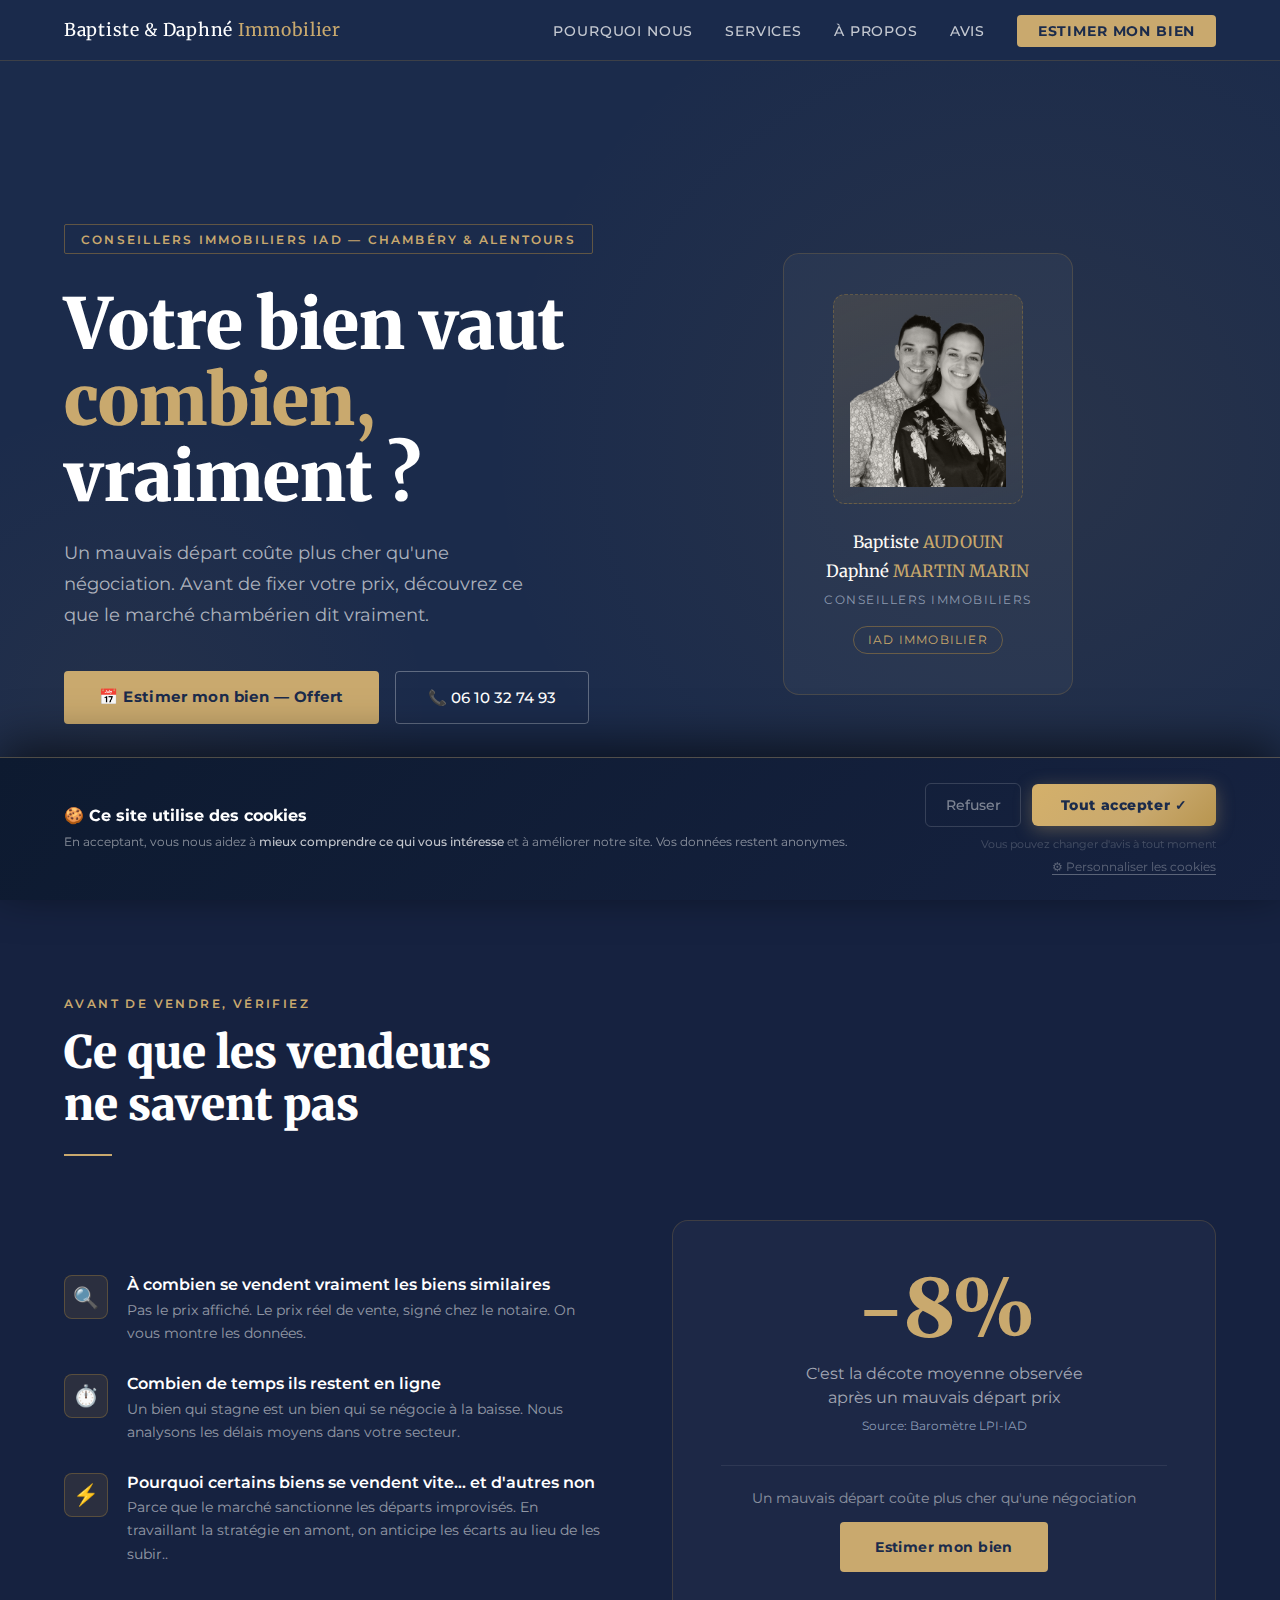
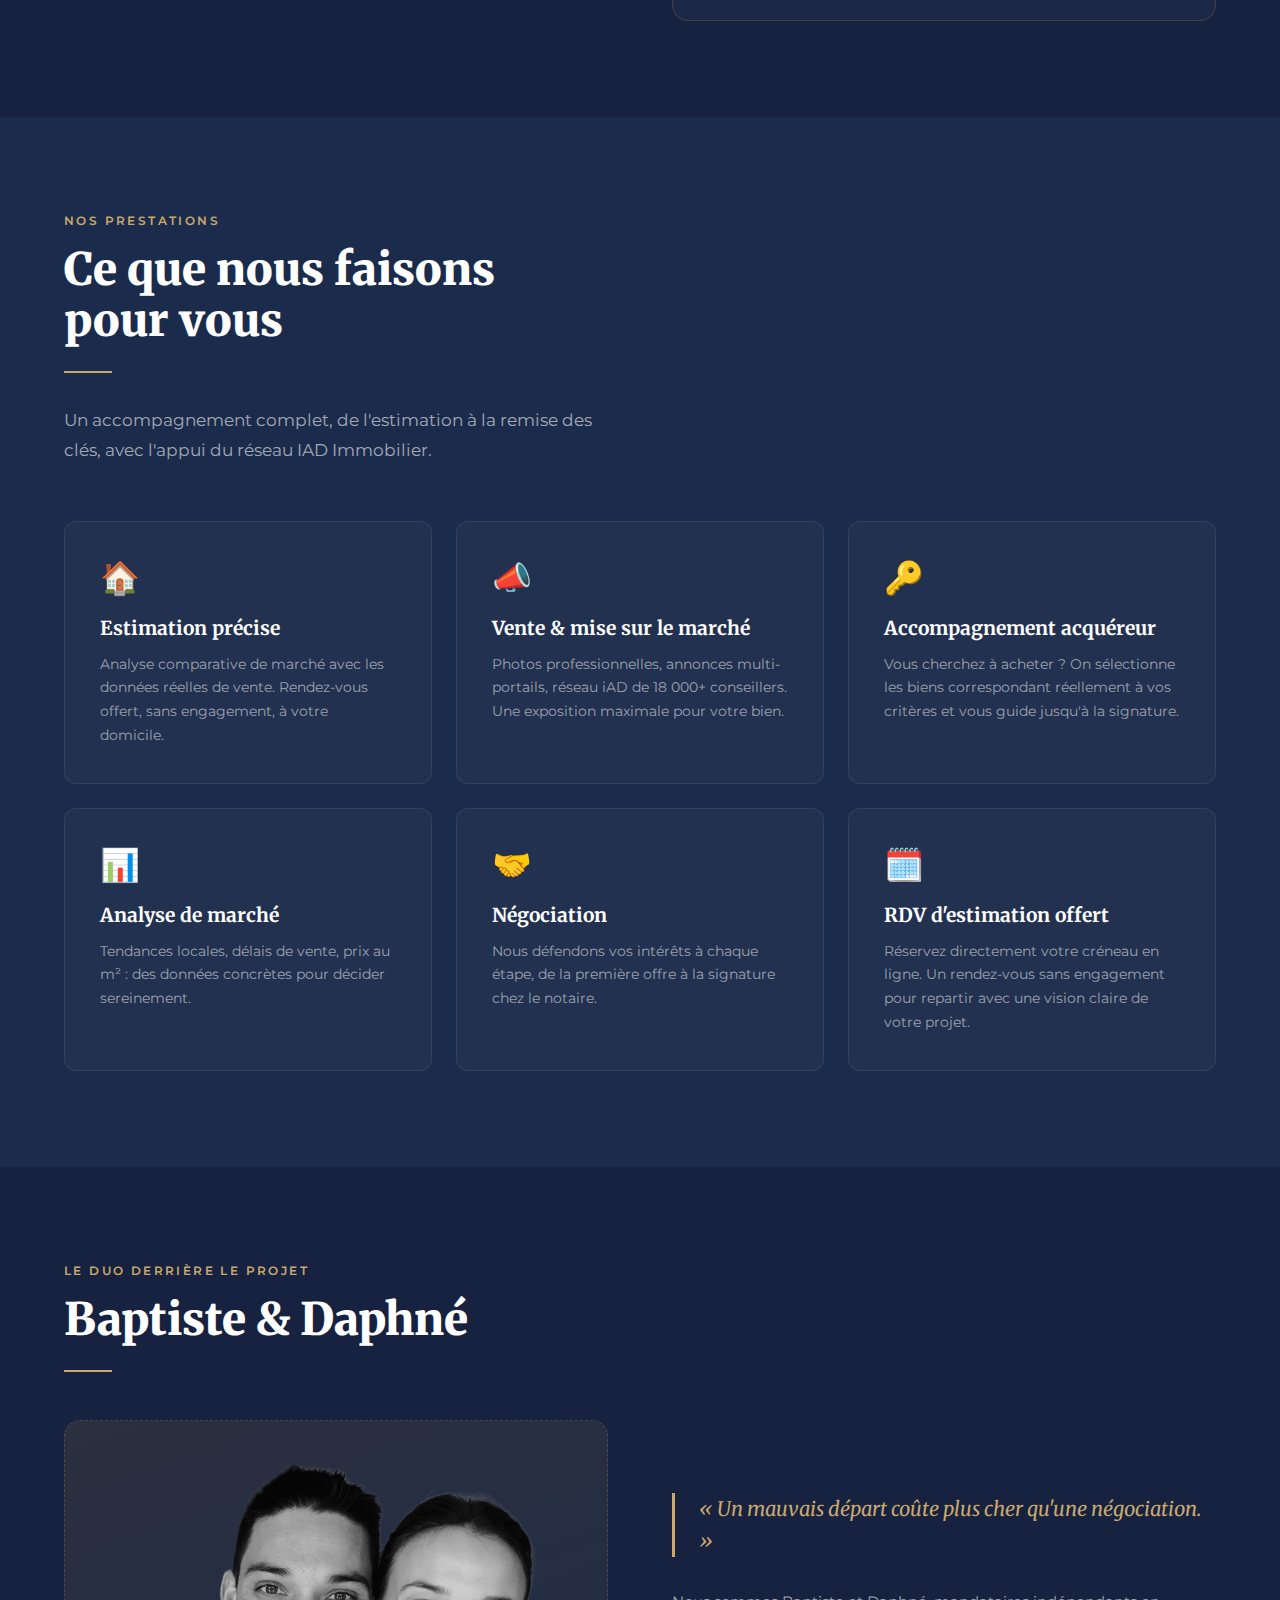
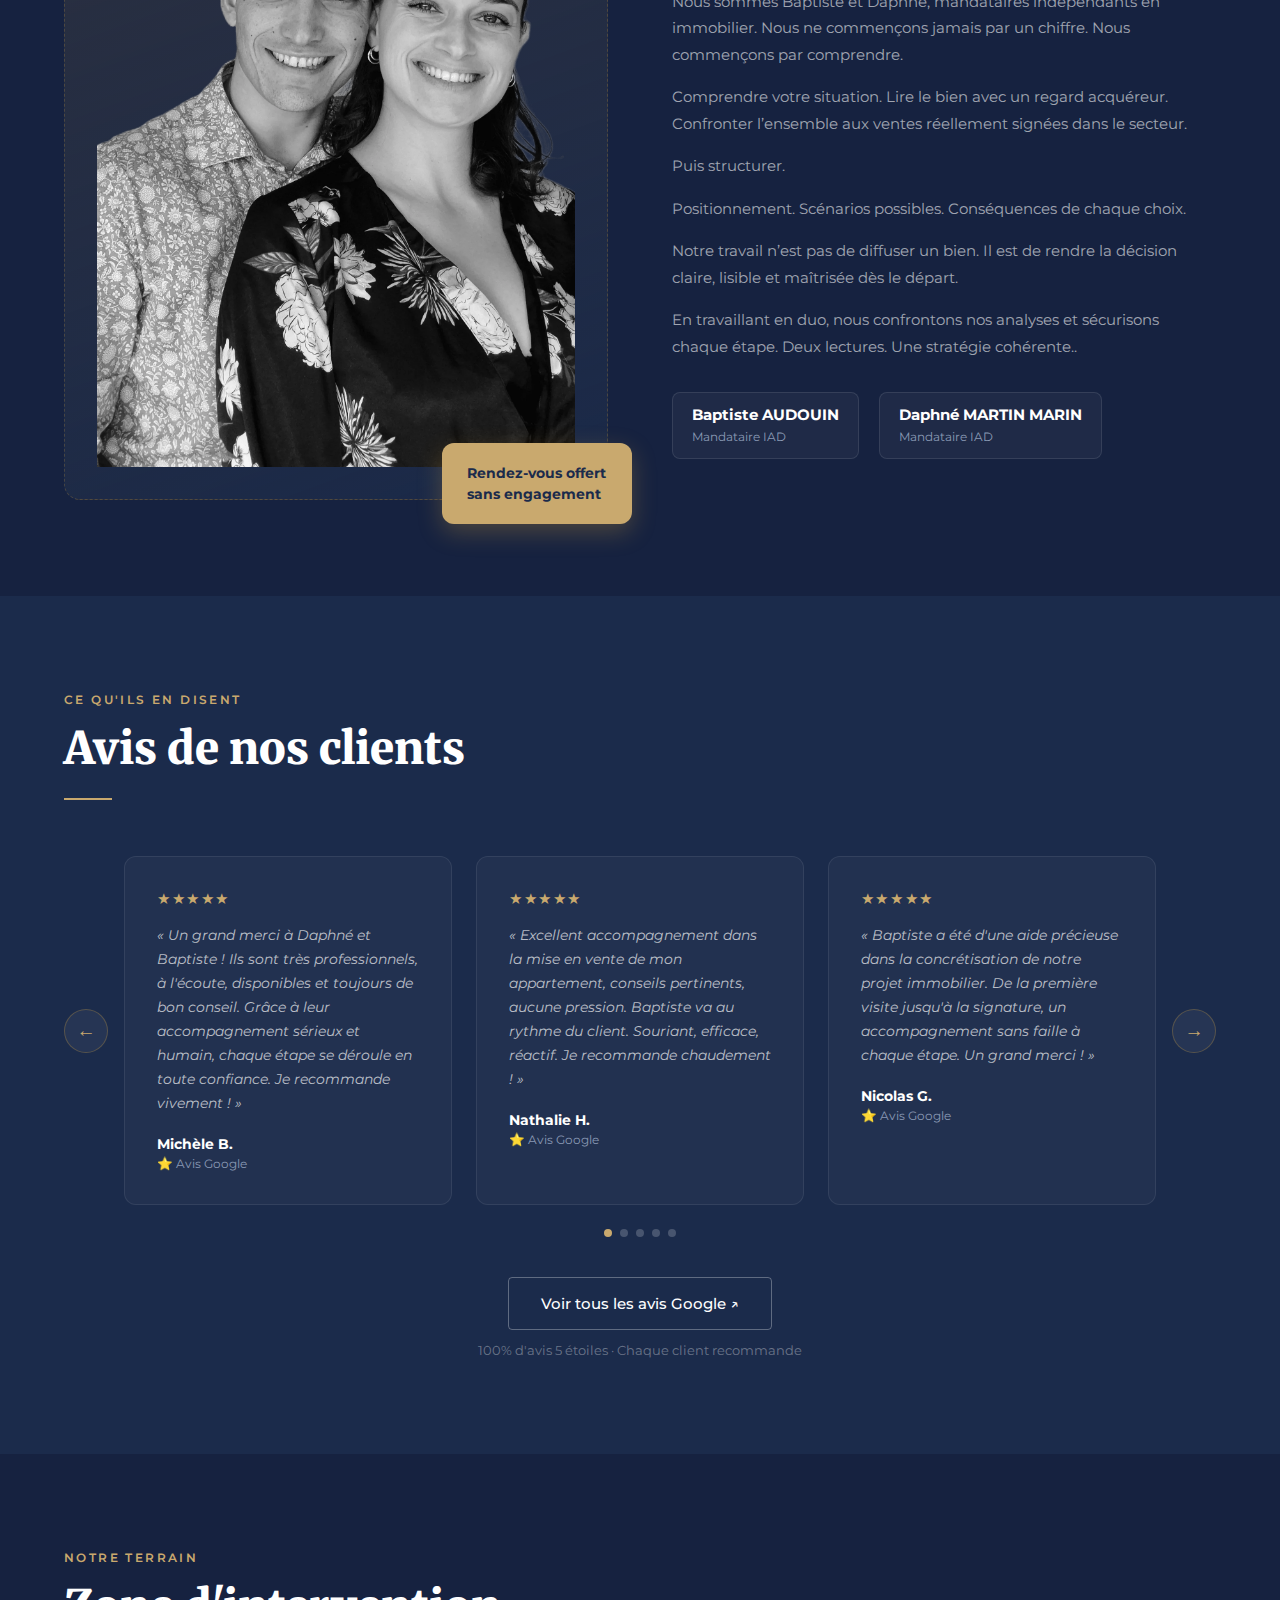
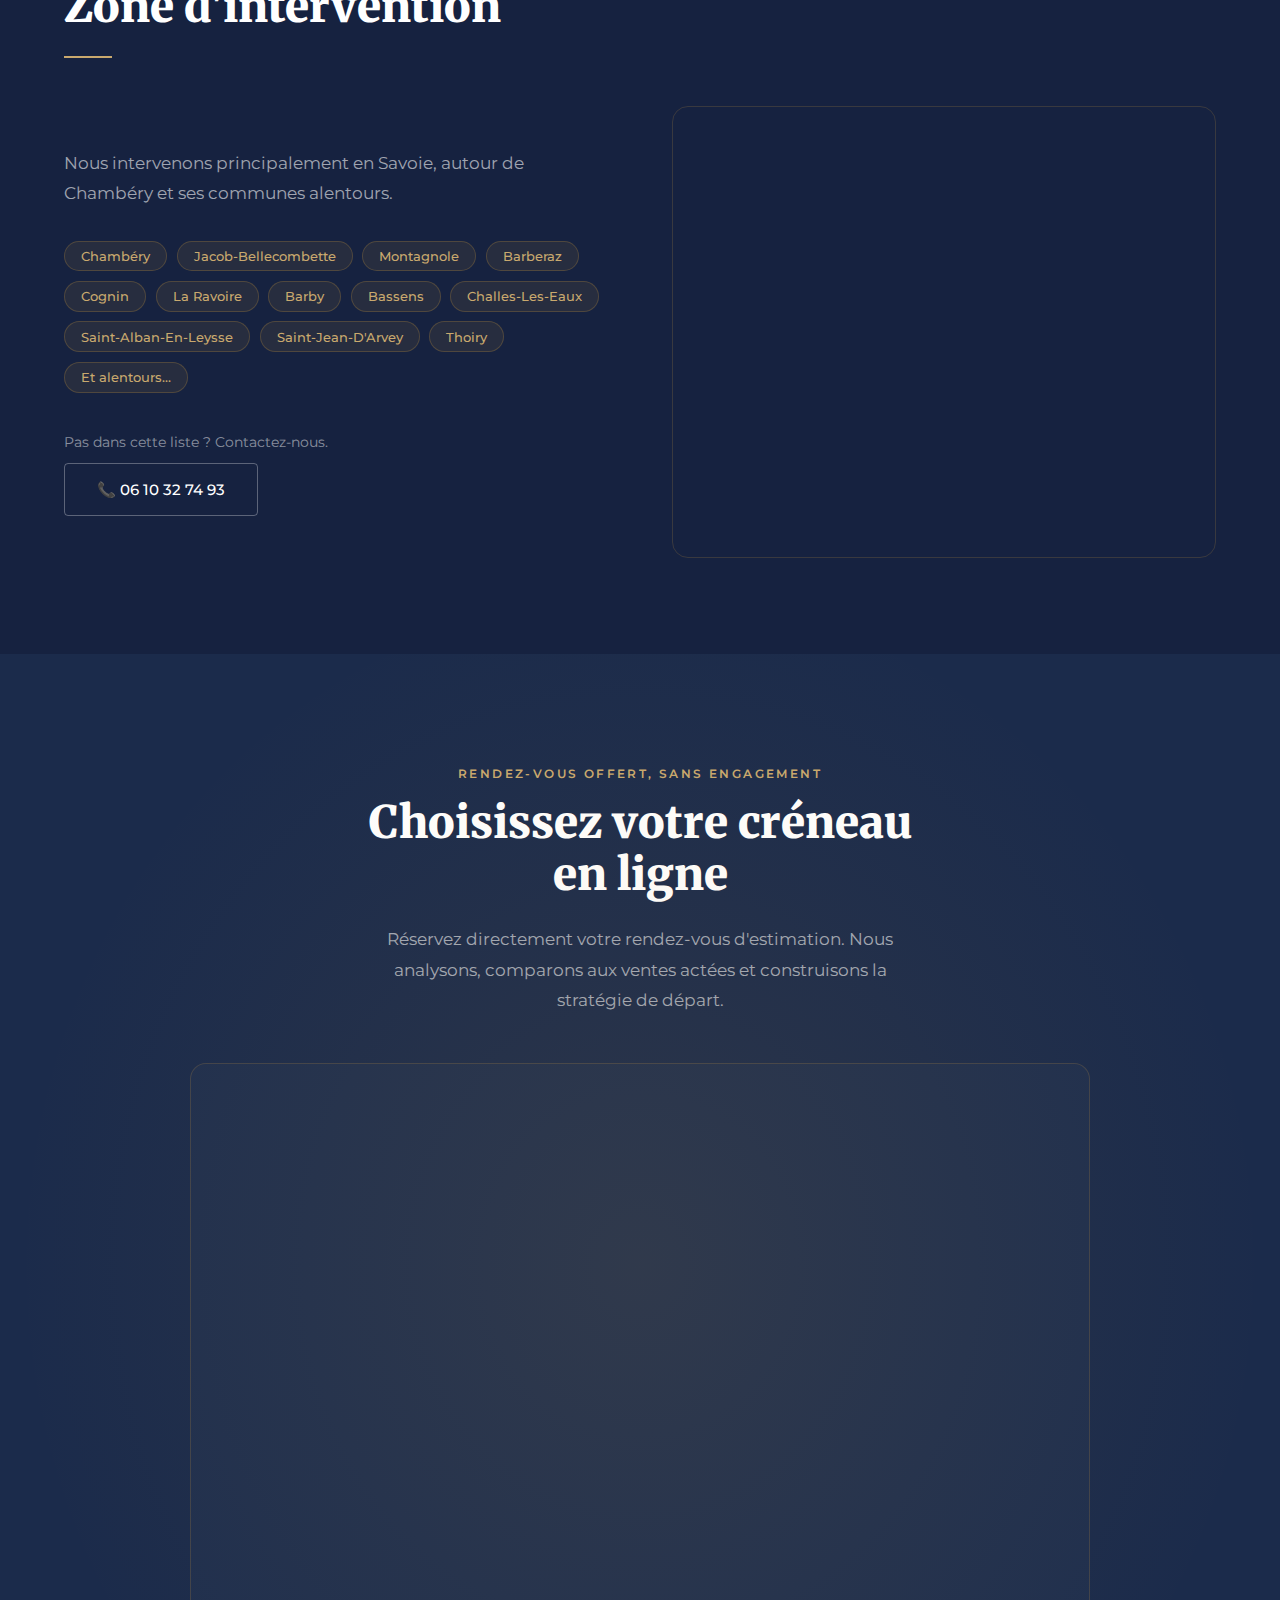
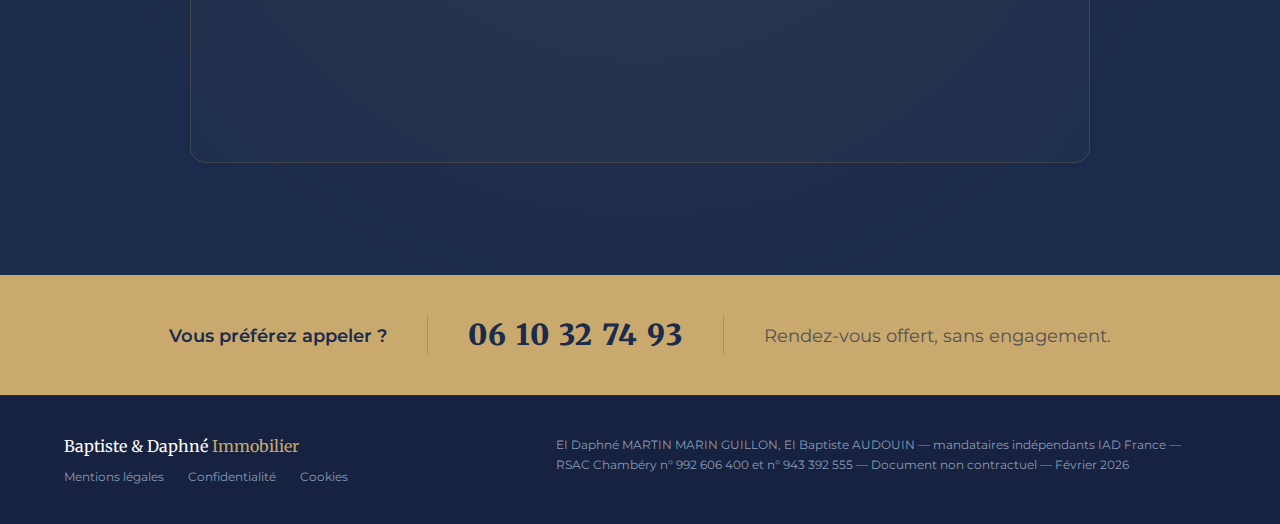
<file: index.html>
<!DOCTYPE html>
<html lang="fr">
<head>
  <meta charset="UTF-8" />
  <meta name="viewport" content="width=device-width, initial-scale=1.0" />
  <title>Baptiste & Daphné – Conseillers Immobiliers IAD</title>
  
<link rel="preload" href="/CSS.css" as="style">
<link rel="stylesheet" href="/CSS.css" media="print" onload="this.media='all'">
<noscript>
  <link rel="stylesheet" href="/CSS.css">
</noscript>
  
<link rel="preconnect" href="https://fonts.googleapis.com" />
<link rel="preconnect" href="https://fonts.gstatic.com" crossorigin />
<link rel="preload"
      href="https://fonts.googleapis.com/css2?family=Merriweather:wght@700;900&family=Montserrat:wght@300;400;500;600&display=swap"
      as="style">

<link href="https://fonts.googleapis.com/css2?family=Merriweather:wght@700;900&family=Montserrat:wght@300;400;500;600&display=swap"
      rel="stylesheet"
      media="print"
      onload="this.media='all'">

  <link rel="preconnect" href="https://assets.calendly.com">
<link rel="preconnect" href="https://calendly.com">
<link rel="dns-prefetch" href="https://assets.calendly.com">
<link rel="dns-prefetch" href="https://calendly.com">
  
  <style>
    :root {
      --navy:   #1B2B4B;
      --navy2:  #162240;
      --gold:   #c9a96e;
      --gold-lt:#c9a96e;
      --cream:  #F5F0E8;
      --white:  #FFFFFF;
      --grey:   #8A9AB5;
    }

    *, *::before, *::after { box-sizing: border-box; margin: 0; padding: 0; }
    html { scroll-behavior: smooth; }
    body { font-family: 'Montserrat', sans-serif; background: var(--navy); color: var(--white); overflow-x: hidden; }

    /* ── NAV ── */
    nav {
      position: fixed; top: 0; left: 0; right: 0; z-index: 100;
      display: flex; align-items: center; justify-content: space-between;
      padding: 1.2rem 5%;
      background: rgba(27,43,75,0.94);
      backdrop-filter: blur(12px);
      border-bottom: 1px solid rgba(200,151,58,0.2);
    }
    .nav-logo { font-family: 'Merriweather', serif; font-size: 1.1rem; color: var(--white); letter-spacing: .04em; }
    .nav-logo span { color: var(--gold); }
    .nav-links { display: flex; gap: 2rem; list-style: none; }
    .nav-links a { color: rgba(255,255,255,.75); text-decoration: none; font-size: .87rem; font-weight: 500; letter-spacing: .06em; text-transform: uppercase; transition: color .25s; }
    .nav-links a:hover { color: var(--gold); }
    .nav-cta { background: var(--gold) !important; color: var(--navy) !important; padding: .5rem 1.3rem; border-radius: 4px; font-weight: 700 !important; }
    .nav-cta:hover { background: var(--gold-lt) !important; }

    /* ── HERO ── */
    .hero {
      min-height: 100vh;
      display: grid; grid-template-columns: 1fr 1fr;
      align-items: center;
      padding: 8rem 5% 5rem;
      position: relative; overflow: hidden;
    }
    .hero::before {
      content: ''; position: absolute; inset: 0;
      background: radial-gradient(ellipse 60% 80% at 80% 50%, rgba(200,151,58,.08), transparent 70%),
                  radial-gradient(ellipse 40% 60% at 10% 80%, rgba(200,151,58,.05), transparent 60%);
      pointer-events: none;
    }
    .hero-text { position: relative; z-index: 2; }
    .hero-eyebrow {
      display: inline-block; font-size: .77rem; font-weight: 600; letter-spacing: .18em; text-transform: uppercase;
      color: var(--gold); border: 1px solid rgba(200,151,58,.4); padding: .4rem 1rem; border-radius: 2px;
      margin-bottom: 2rem; animation: fadeUp .8s ease both;
    }
    .hero h1 {
      font-family: 'Merriweather', serif;
      font-size: clamp(2.8rem, 5.5vw, 5rem); font-weight: 900; line-height: 1.08;
      margin-bottom: 1.5rem; animation: fadeUp .8s .15s ease both;
    }
    .hero h1 em { font-style: normal; color: var(--gold); }
    .hero-sub { font-size: 1.1rem; color: rgba(255,255,255,.65); max-width: 480px; line-height: 1.75; margin-bottom: 2.5rem; animation: fadeUp .8s .3s ease both; }
    .hero-actions { display: flex; gap: 1rem; flex-wrap: wrap; animation: fadeUp .8s .45s ease both; }

    .btn-primary { display: inline-block; background: var(--gold); color: var(--navy); font-weight: 700; font-size: .95rem; letter-spacing: .03em; padding: 1rem 2.2rem; border-radius: 4px; text-decoration: none; transition: background .25s, transform .2s; }
    .btn-primary:hover { background: var(--gold-lt); transform: translateY(-2px); }
    .btn-outline { display: inline-block; border: 1.5px solid rgba(255,255,255,.3); color: var(--white); font-weight: 500; font-size: .95rem; padding: 1rem 2rem; border-radius: 4px; text-decoration: none; transition: border-color .25s, color .25s, transform .2s; }
    .btn-outline:hover { border-color: var(--gold); color: var(--gold); transform: translateY(-2px); }

    .hero-stat {
      margin-top: 3rem; display: inline-flex; align-items: center; gap: 1.2rem;
      background: rgba(255,255,255,.04); border: 1px solid rgba(200,151,58,.25); border-radius: 8px;
      padding: 1rem 1.6rem; animation: fadeUp .8s .6s ease both;
    }
    .stat-big { font-family: 'Merriweather', serif; font-size: 2.8rem; font-weight: 900; color: var(--gold); line-height: 1; }
    .stat-desc { font-size: .85rem; color: rgba(255,255,255,.6); line-height: 1.5; }
    .stat-desc strong { color: var(--white); display: block; }

    .hero-visual { display: flex; justify-content: center; align-items: center; animation: fadeIn 1s .3s ease both; }
    .hero-card { background: rgba(255,255,255,.04); border: 1px solid rgba(200,151,58,.2); border-radius: 16px; padding: 2.5rem; text-align: center; max-width: 320px; }
    .duo-photo-placeholder {
      width: 190px; height: 210px; background: linear-gradient(160deg, rgba(200,151,58,.15), rgba(200,151,58,.03));
      border-radius: 12px; margin: 0 auto 1.5rem; display: flex; flex-direction: column;
      align-items: center; justify-content: center; border: 1px dashed rgba(200,151,58,.3);
      font-size: .8rem; color: rgba(255,255,255,.3); gap: .3rem; padding: 1rem; text-align: center;
    }
    .duo-names { font-family: 'Merriweather', serif; font-size: 1.05rem; line-height: 1.7; margin-bottom: .4rem; }
    .duo-names span { color: var(--gold); }
    .duo-title { font-size: .78rem; color: var(--grey); letter-spacing: .12em; text-transform: uppercase; margin-bottom: 1.2rem; }
    .iad-badge { display: inline-block; border: 1px solid rgba(200,151,58,.4); padding: .35rem .9rem; border-radius: 20px; font-size: .75rem; color: var(--gold); letter-spacing: .1em; text-transform: uppercase; }

    /* ── SECTION BASE ── */
    section { padding: 6rem 5%; }
    .section-label { font-size: .75rem; font-weight: 600; letter-spacing: .2em; text-transform: uppercase; color: var(--gold); margin-bottom: 1rem; display: block; }
    .section-title { font-family: 'Merriweather', serif; font-size: clamp(2rem, 3.5vw, 2.8rem); font-weight: 900; line-height: 1.15; margin-bottom: 1.2rem; }
    .section-sub { font-size: 1.05rem; color: rgba(255,255,255,.6); line-height: 1.8; max-width: 560px; }
    .divider { width: 3rem; height: 2px; background: var(--gold); margin: 1.5rem 0 2rem; }

    /* ── POURQUOI ── */
    .why { background: var(--navy2); }
    .why-grid { display: grid; grid-template-columns: 1fr 1fr; gap: 4rem; align-items: center; margin-top: 4rem; }
    .why-items { display: flex; flex-direction: column; gap: 1.8rem; }
    .why-item { display: flex; gap: 1.2rem; align-items: flex-start; }
    .why-icon { width: 44px; height: 44px; flex-shrink: 0; background: rgba(200,151,58,.12); border: 1px solid rgba(200,151,58,.3); border-radius: 8px; display: flex; align-items: center; justify-content: center; font-size: 1.3rem; }
    .why-item h3 { font-size: 1rem; font-weight: 600; margin-bottom: .3rem; }
    .why-item p { font-size: .9rem; color: rgba(255,255,255,.55); line-height: 1.6; }
    .stat-card { background: rgba(255,255,255,.03); border: 1px solid rgba(200,151,58,.2); border-radius: 16px; padding: 3rem; text-align: center; }
    .stat-card .num { font-family: 'Merriweather', serif; font-size: 5rem; font-weight: 900; color: var(--gold); line-height: 1; display: block; }
    .stat-card .label { font-size: 1rem; color: rgba(255,255,255,.6); margin-top: .8rem; line-height: 1.5; }
    .stat-card .source { font-size: .75rem; color: var(--grey); margin-top: .5rem; }

    /* ── SERVICES ── */
    .services-grid { display: grid; grid-template-columns: repeat(3,1fr); gap: 1.5rem; margin-top: 3.5rem; }
    .service-card { background: rgba(255,255,255,.03); border: 1px solid rgba(255,255,255,.08); border-radius: 12px; padding: 2.2rem; transition: border-color .3s, transform .3s; position: relative; overflow: hidden; }
    .service-card::after { content: ''; position: absolute; bottom: 0; left: 0; right: 0; height: 3px; background: var(--gold); transform: scaleX(0); transform-origin: left; transition: transform .3s; }
    .service-card:hover { border-color: rgba(200,151,58,.3); transform: translateY(-4px); }
    .service-card:hover::after { transform: scaleX(1); }
    .service-icon { font-size: 2rem; margin-bottom: 1.2rem; }
    .service-card h3 { font-family: 'Merriweather', serif; font-size: 1.2rem; margin-bottom: .8rem; }
    .service-card p { font-size: .88rem; color: rgba(255,255,255,.55); line-height: 1.7; }

    /* ── ABOUT ── */
    .about { background: var(--navy2); }
    .about-grid { display: grid; grid-template-columns: 1fr 1fr; gap: 4rem; align-items: center; margin-top: 3rem; }
    .about-photo-area { position: relative; }
    .about-photo { width: 100%; height: 100%; object-fit: cover; object-position: center; aspect-ratio: 4/5; background: linear-gradient(160deg, rgba(200,151,58,.12), rgba(27,43,75,.8)); border-radius: 16px; display: flex; flex-direction: column; align-items: center; justify-content: center; border: 1px dashed rgba(200,151,58,.25); font-size: .85rem; color: rgba(255,255,255,.25); text-align: center; padding: 2rem; gap: .5rem; }
    .about-badge { position: absolute; bottom: -1.5rem; right: -1.5rem; background: var(--gold); color: var(--navy); border-radius: 12px; padding: 1.2rem 1.6rem; font-weight: 700; font-size: .88rem; line-height: 1.5; box-shadow: 0 8px 24px rgba(200,151,58,.3); }
    .about-text blockquote { font-family: 'Merriweather', serif; font-size: 1.25rem; font-style: italic; color: var(--gold); border-left: 3px solid var(--gold); padding-left: 1.5rem; margin: 2rem 0; line-height: 1.6; }
    .about-text p { font-size: .92rem; color: rgba(255,255,255,.6); line-height: 1.8; margin-bottom: 1rem; }
    .profiles { display: flex; gap: 1.2rem; margin-top: 2rem; flex-wrap: wrap; }
    .profile-chip { background: rgba(255,255,255,.04); border: 1px solid rgba(255,255,255,.1); border-radius: 8px; padding: .8rem 1.2rem; }
    .profile-chip strong { display: block; font-size: .92rem; margin-bottom: .15rem; }
    .profile-chip span { font-size: .75rem; color: var(--grey); }

    /* ── AVIS ── */
    .carousel-outer { display: flex; align-items: center; gap: 1rem; margin-top: 3.5rem; }
    .carousel-clip { overflow: hidden; flex: 1; }
    .carousel-btn { background: rgba(255,255,255,.05); border: 1px solid rgba(200,151,58,.3); color: var(--gold); font-size: 1.2rem; width: 44px; height: 44px; border-radius: 50%; cursor: pointer; flex-shrink: 0; transition: background .2s; display: flex; align-items: center; justify-content: center; }
    .carousel-btn:hover { background: rgba(200,151,58,.15); }
    .carousel-dots { display: flex; justify-content: center; gap: .5rem; margin-top: 1.5rem; }
    .carousel-dots .dot { width: 8px; height: 8px; border-radius: 50%; background: rgba(255,255,255,.2); cursor: pointer; transition: background .2s; }
    .carousel-dots .dot.active { background: var(--gold); }
    .carousel-track {display: flex; flex-wrap: nowrap; gap: 1.5rem; transition: transform .4s ease;}
    .carousel-track .review-card { width: calc(33.333% - 1rem); flex-shrink: 0; overflow: hidden; }
    .review-card { background: rgba(255,255,255,.03); border: 1px solid rgba(255,255,255,.08); border-radius: 12px; padding: 2rem; }
    .stars { color: var(--gold); font-size: .95rem; margin-bottom: 1rem; letter-spacing: .1em; }
    .review-card blockquote { font-size: .88rem; color: rgba(255,255,255,.7); line-height: 1.7; font-style: italic; margin-bottom: 1.2rem;white-space: normal;word-wrap: break-word}
    .review-author strong { font-size: .88rem; display: block; }
    .review-author span { font-size: .78rem; color: var(--grey); }

    /* ── ZONE ── */
    .zone { background: var(--navy2); }
    .zone-wrap { display: grid; grid-template-columns: 1fr 1fr; gap: 4rem; align-items: center; margin-top: 3rem; }
    .cities { display: flex; flex-wrap: wrap; gap: .6rem; margin-top: 2rem; }
    .city-pill { background: rgba(200,151,58,.1); border: 1px solid rgba(200,151,58,.25); color: var(--gold); border-radius: 20px; padding: .4rem 1rem; font-size: .82rem; font-weight: 500; }
    .map-placeholder { aspect-ratio: 1; background: rgba(255,255,255,.03); border: 1px dashed rgba(200,151,58,.2); border-radius: 16px; display: flex; flex-direction: column; align-items: center; justify-content: center; font-size: .85rem; color: rgba(255,255,255,.2); text-align: center; padding: 2rem; gap: .5rem; }

    /* ── CTA / CALENDLY ── */
    .cta-section { text-align: center; padding: 7rem 5%; position: relative; overflow: hidden; }
    .cta-section::before { content: ''; position: absolute; inset: 0; background: radial-gradient(ellipse 70% 80% at 50% 50%, rgba(200,151,58,.1), transparent 70%); pointer-events: none; }
    .cta-section .section-title { max-width: 700px; margin: .5rem auto 1.5rem; }
    .cta-section .section-sub { max-width: 540px; margin: 0 auto 3rem; }
    .calendly-wrapper { max-width: 900px; margin: 0 auto; border-radius: 16px; overflow: hidden; border: 1px solid rgba(200,151,58,.2); min-height: 700px; background: rgba(255,255,255,.02); }
    .calendly-placeholder { min-height: 680px; display: flex; flex-direction: column; align-items: center; justify-content: center; gap: 1rem; color: rgba(255,255,255,.3); font-size: .9rem; text-align: center; padding: 2rem; }
    .calendly-placeholder .cal-icon { font-size: 3.5rem; }

    /* ── CONTACT BAR ── */
    .contact-bar { background: var(--gold); color: var(--navy); padding: 2.5rem 5%; display: flex; align-items: center; justify-content: center; gap: 2.5rem; flex-wrap: wrap; }
    .contact-bar p { font-size: 1.1rem; font-weight: 600; }
    .contact-bar a { font-family: 'Merriweather', serif; font-size: 1.8rem; font-weight: 900; color: var(--navy); text-decoration: none; letter-spacing: .05em; transition: opacity .2s; }
    .contact-bar a:hover { opacity: .7; }
    .contact-bar .sep { width: 1px; height: 40px; background: rgba(27,43,75,.2); }

    /* ── FOOTER ── */
    footer { background: var(--navy2); border-top: 1px solid rgba(255,255,255,.06); padding: 2.5rem 5%; display: flex; align-items: flex-start; justify-content: space-between; flex-wrap: wrap; gap: 1.5rem; }
    .footer-logo { font-family: 'Merriweather', serif; font-size: 1rem; white-space: nowrap; }
    .footer-logo span { color: var(--gold); }
    footer p { font-size: .73rem; color: var(--grey); max-width: 660px; line-height: 1.7; }
    .footer-links { display: flex; gap: 1.5rem; flex-wrap: wrap; margin-top: .5rem; }
    .footer-links a { font-size: .75rem; color: var(--grey); text-decoration: none; transition: color .2s; }
    .footer-links a:hover { color: var(--gold); }

/* ── BANDEAU COOKIES ── */
#cookie-banner {
  position: fixed; bottom: 0; left: 0; right: 0; z-index: 9999;
  background: linear-gradient(135deg, #0d1a30 0%, #162240 100%);
  border-top: 1px solid rgba(201,169,110,.35);
  box-shadow: 0 -12px 48px rgba(0,0,0,.6);
  transform: translateY(110%);
  transition: transform .5s cubic-bezier(.22,1,.36,1);
  font-family: 'Montserrat', sans-serif;
}
#cookie-banner.visible { transform: translateY(0); }

/* ── VUE PRINCIPALE ── */
#banner-main {
  padding: 1.6rem 5%;
  display: flex; align-items: center; justify-content: space-between;
  gap: 2rem; flex-wrap: wrap;
}
.banner-left { flex: 1; min-width: 240px; }
.banner-left strong { display: block; font-size: 1rem; font-weight: 700; color: #fff; margin-bottom: .4rem; }
.banner-left p { font-size: .78rem; color: rgba(255,255,255,.5); line-height: 1.6; margin: 0; }
.banner-left p em { font-style: normal; color: rgba(255,255,255,.75); font-weight: 500; }
.banner-left p a { color: #c9a96e; text-decoration: none; }

.banner-right { display: flex; flex-direction: column; align-items: flex-end; gap: .6rem; flex-shrink: 0; }
.banner-btns-row { display: flex; gap: .7rem; align-items: center; }

.btn-banner-accept {
  background: linear-gradient(135deg, #d4b06a 0%, #c9a96e 60%, #b8954f 100%);
  color: #1B2B4B; font-family: 'Montserrat', sans-serif;
  font-weight: 800; font-size: .88rem; letter-spacing: .04em;
  padding: .75rem 1.8rem; border-radius: 6px; border: none; cursor: pointer;
  box-shadow: 0 4px 18px rgba(201,169,110,.35);
  transition: box-shadow .2s, transform .2s, filter .2s; white-space: nowrap;
}
.btn-banner-accept:hover { box-shadow: 0 6px 28px rgba(201,169,110,.55); transform: translateY(-1px); filter: brightness(1.07); }

.btn-banner-refuse {
  background: transparent; color: rgba(255,255,255,.45);
  font-family: 'Montserrat', sans-serif; font-weight: 500; font-size: .88rem;
  padding: .75rem 1.2rem; border-radius: 6px; border: 1px solid rgba(255,255,255,.15);
  cursor: pointer; transition: color .2s, border-color .2s; white-space: nowrap;
}
.btn-banner-refuse:hover { color: rgba(255,255,255,.75); border-color: rgba(255,255,255,.3); }

.btn-banner-custom {
  background: none; border: none; cursor: pointer; font-family: 'Montserrat', sans-serif;
  font-size: .72rem; color: rgba(255,255,255,.3);
  text-decoration: underline; text-underline-offset: 3px;
  padding: 0; transition: color .2s;
}
.btn-banner-custom:hover { color: rgba(255,255,255,.55); }
.banner-reassurance { font-size: .68rem; color: rgba(255,255,255,.2); text-align: right; }

/* ── VUE PERSONNALISATION ── */
#banner-custom {
  display: none;
  padding: 1.6rem 5% 1.4rem;
  border-top: 1px solid rgba(255,255,255,.06);
}
#banner-custom.open { display: block; }

.custom-title {
  font-size: .8rem; font-weight: 700; color: #c9a96e;
  letter-spacing: .12em; text-transform: uppercase;
  margin-bottom: 1rem;
}

.custom-rows { display: flex; gap: .8rem; flex-wrap: wrap; margin-bottom: 1.2rem; }

.custom-row {
  flex: 1; min-width: 180px;
  background: rgba(255,255,255,.03);
  border: 1px solid rgba(255,255,255,.08);
  border-radius: 8px; padding: .9rem 1rem;
  display: flex; align-items: center; justify-content: space-between;
  gap: .8rem; transition: border-color .2s;
}
.custom-row:hover { border-color: rgba(201,169,110,.25); }
.custom-row.required { opacity: .6; }

.custom-row-info { flex: 1; }
.custom-row-info strong { display: block; font-size: .8rem; color: #fff; margin-bottom: .15rem; }
.custom-row-info span { font-size: .7rem; color: rgba(255,255,255,.35); line-height: 1.4; }

/* Toggle */
.toggle { position: relative; width: 40px; height: 22px; flex-shrink: 0; }
.toggle input { opacity: 0; width: 0; height: 0; }
.slider {
  position: absolute; cursor: pointer; inset: 0;
  background: rgba(255,255,255,.12); border-radius: 22px; transition: background .3s;
}
.slider::before {
  content: ''; position: absolute; width: 16px; height: 16px;
  left: 3px; bottom: 3px; background: #fff;
  border-radius: 50%; transition: transform .3s;
}
input:checked + .slider { background: #c9a96e; }
input:checked + .slider::before { transform: translateX(18px); }
input:disabled + .slider { cursor: not-allowed; opacity: .5; }

/* Boutons panneau custom */
.custom-actions { display: flex; gap: .7rem; align-items: center; flex-wrap: wrap; }

.btn-save-custom {
  background: linear-gradient(135deg, #d4b06a, #c9a96e);
  color: #1B2B4B; font-family: 'Montserrat', sans-serif;
  font-weight: 800; font-size: .85rem;
  padding: .65rem 1.6rem; border-radius: 6px; border: none; cursor: pointer;
  box-shadow: 0 4px 14px rgba(201,169,110,.3);
  transition: box-shadow .2s, transform .2s;
}
.btn-save-custom:hover { box-shadow: 0 6px 22px rgba(201,169,110,.5); transform: translateY(-1px); }

.btn-back-banner {
  background: transparent; color: rgba(255,255,255,.4);
  font-family: 'Montserrat', sans-serif; font-size: .78rem;
  border: none; cursor: pointer; padding: 0;
  text-decoration: underline; text-underline-offset: 3px;
  transition: color .2s;
}
.btn-back-banner:hover { color: rgba(255,255,255,.7); }

.btn-refuse-all-custom {
  background: transparent; color: rgba(255,255,255,.35);
  font-family: 'Montserrat', sans-serif; font-size: .78rem;
  border: 1px solid rgba(255,255,255,.12); border-radius: 4px;
  cursor: pointer; padding: .5rem .9rem; transition: color .2s, border-color .2s;
  margin-left: auto;
}
.btn-refuse-all-custom:hover { color: rgba(255,255,255,.6); border-color: rgba(255,255,255,.25); }

@media (max-width: 640px) {
  #banner-main { flex-direction: column; align-items: flex-start; }
  .banner-right { align-items: flex-start; width: 100%; }
  .banner-btns-row { width: 100%; }
  .btn-banner-accept, .btn-banner-refuse { flex: 1; text-align: center; }
  .banner-reassurance { text-align: left; }
  .custom-rows { flex-direction: column; }
  .custom-actions { flex-direction: column; align-items: flex-start; }
  .btn-refuse-all-custom { margin-left: 0; }
}

    /* ── ANIMATIONS ── */
    @keyframes fadeUp { from { opacity: 0; transform: translateY(24px); } to { opacity: 1; transform: translateY(0); } }
    @keyframes fadeIn { from { opacity: 0; } to { opacity: 1; } }

    /* ── RESPONSIVE ── */

@media (max-width: 1024px) {
  .hero { grid-template-columns: 1fr; text-align: center; padding-top: 7rem; }
  .hero-sub { margin-left: auto; margin-right: auto; }
  .hero-stat { margin-left: auto; margin-right: auto; max-width: 100%; width: fit-content; }
  .hero-actions { justify-content: center; }
  .hero-visual { margin-top: 3rem; }
  .why-grid, .zone-wrap, .about-grid { grid-template-columns: 1fr; gap: 2.5rem; }
  .services-grid, .reviews-grid { grid-template-columns: 1fr 1fr; }
  .about-badge { position: static; margin-top: 1.5rem; display: inline-block; }
  nav .nav-links li:not(:last-child) { display: none; }
  nav .nav-links { gap: 0; }
  .calendly-wrapper { height: 620px; }
}

@media (max-width: 768px) {
  .nav-cta { font-size: .75rem; padding: .4rem .8rem; white-space: nowrap; }
  nav .nav-links { gap: 0; }
  .section-title { font-size: 1.8rem; }
  .hero h1 { font-size: 2rem; }
  .hero-stat { flex-direction: column; text-align: center; gap: .6rem; }
  .services-grid, .reviews-grid { grid-template-columns: 1fr; }
  .zone-wrap iframe { height: 300px; }
  .contact-bar { flex-direction: column; gap: 1rem; text-align: center; }
  .contact-bar .sep { display: none; }
  .carousel-track .review-card { min-width: 100%; }
  .calendly-wrapper { height: 580px; }
}

@media (max-width: 600px) {
  section { padding: 4rem 5%; }
  .hero h1 { font-size: 2.2rem; }
    .nav-cta {  font-size: .75rem; padding: .4rem .8rem; white-space: nowrap;}
   .calendly-wrapper { height: 520px; }
}
</style>

  <!-- ═══ FAVICON ═══ -->
<link rel="apple-touch-icon" sizes="180x180" href="/apple-touch-icon.webp">
<link rel="icon" type="image/webp" sizes="32x32" href="/favicon-32x32.webp">
<link rel="icon" type="image/webp" sizes="16x16" href="/favicon-16x16.webp">
<link rel="manifest" href="/site.webmanifest">



    
</div>
</head>
<body>

<!-- ═══ NAV ═══ -->
<nav>
  <div class="nav-logo">Baptiste &amp; Daphné <span>Immobilier</span></div>
  <ul class="nav-links">
    <li><a href="#pourquoi">Pourquoi nous</a></li>
    <li><a href="#services">Services</a></li>
    <li><a href="#about">À propos</a></li>
    <li><a href="#avis">Avis</a></li>
    <li><a href="#rdv" class="nav-cta">Estimer mon bien</a></li>
  </ul>
</nav>

<!-- ═══ HERO ═══ -->
<section class="hero">
  <div class="hero-text">
    <div class="hero-eyebrow">Conseillers immobiliers IAD — Chambéry & alentours </div>
    <h1>Votre bien vaut <em>combien,</em><br/>vraiment&nbsp;?</h1>
    <p class="hero-sub">Un mauvais départ coûte plus cher qu'une négociation. Avant de fixer votre prix, découvrez ce que le marché chambérien dit vraiment.</p>
    <div class="hero-actions">
      <a href="#rdv" class="btn-primary">📅 Estimer mon bien — Offert</a>
      <a href="tel:0610327493" class="btn-outline">📞 06 10 32 74 93</a>
    </div>
   </div>
  </div>

  <div class="hero-visual">
    <div class="hero-card">
      <div class="duo-photo-placeholder"> <img src="duonb.webp" alt="Photo duo Baptiste et Daphné"></div>
      <div class="duo-names">Baptiste <span>AUDOUIN</span><br/>Daphné <span>MARTIN MARIN</span></div>
      <div class="duo-title">Conseillers immobiliers</div>
      <span class="iad-badge">IAD Immobilier</span>
    </div>
  </div>
</section>

<!-- ═══ POURQUOI ═══ -->
<section class="why" id="pourquoi">
  <span class="section-label">Avant de vendre, vérifiez</span>
  <h2 class="section-title">Ce que les vendeurs<br/>ne savent pas</h2>
  <div class="divider"></div>
  <div class="why-grid">
    <div class="why-items">
      <div class="why-item">
        <div class="why-icon">🔍</div>
        <div>
          <h3>À combien se vendent vraiment les biens similaires</h3>
          <p>Pas le prix affiché. Le prix réel de vente, signé chez le notaire. On vous montre les données.</p>
        </div>
      </div>
      <div class="why-item">
        <div class="why-icon">⏱️</div>
        <div>
          <h3>Combien de temps ils restent en ligne</h3>
          <p>Un bien qui stagne est un bien qui se négocie à la baisse. Nous analysons les délais moyens dans votre secteur.</p>
        </div>
      </div>
      <div class="why-item">
        <div class="why-icon">⚡</div>
        <div>
          <h3>Pourquoi certains biens se vendent vite… et d'autres non</h3>
          <p>Parce que le marché sanctionne les départs improvisés. En travaillant la stratégie en amont, on anticipe les écarts au lieu de les subir..</p>
        </div>
      </div>
    </div>
    <div class="stat-card">
      <span class="num">−8%</span>
      <p class="label">C'est la décote moyenne observée<br/>après un mauvais départ prix</p>
      <p class="source">Source: Baromètre LPI-IAD</p>
      <div style="margin-top:2rem;padding-top:1.5rem;border-top:1px solid rgba(255,255,255,.08)">
        <p style="font-size:.85rem;color:rgba(255,255,255,.5);margin-bottom:1rem">Un mauvais départ coûte plus cher qu'une négociation</p>
        <a href="#rdv" class="btn-primary" style="font-size:.88rem">Estimer mon bien</a>
      </div>
    </div>
  </div>
</section>

<!-- ═══ SERVICES ═══ -->
<section id="services">
  <span class="section-label">Nos prestations</span>
  <h2 class="section-title">Ce que nous faisons<br/>pour vous</h2>
  <div class="divider"></div>
  <p class="section-sub">Un accompagnement complet, de l'estimation à la remise des clés, avec l'appui du réseau IAD Immobilier.</p>
  <div class="services-grid">
    <div class="service-card">
      <div class="service-icon">🏠</div>
      <h3>Estimation précise</h3>
      <p>Analyse comparative de marché avec les données réelles de vente. Rendez-vous offert, sans engagement, à votre domicile.</p>
    </div>
    <div class="service-card">
      <div class="service-icon">📣</div>
      <h3>Vente &amp; mise sur le marché</h3>
      <p>Photos professionnelles, annonces multi-portails, réseau iAD de 18 000+ conseillers. Une exposition maximale pour votre bien.</p>
    </div>
    <div class="service-card">
      <div class="service-icon">🔑</div>
      <h3>Accompagnement acquéreur</h3>
      <p>Vous cherchez à acheter ? On sélectionne les biens correspondant réellement à vos critères et vous guide jusqu'à la signature.</p>
    </div>
    <div class="service-card">
      <div class="service-icon">📊</div>
      <h3>Analyse de marché</h3>
      <p>Tendances locales, délais de vente, prix au m² : des données concrètes pour décider sereinement.</p>
    </div>
    <div class="service-card">
      <div class="service-icon">🤝</div>
      <h3>Négociation</h3>
      <p>Nous défendons vos intérêts à chaque étape, de la première offre à la signature chez le notaire.</p>
    </div>
    <div class="service-card">
      <div class="service-icon">🗓️</div>
      <h3>RDV d'estimation offert</h3>
      <p>Réservez directement votre créneau en ligne. Un rendez-vous sans engagement pour repartir avec une vision claire de votre projet.</p>
    </div>
  </div>
</section>

<!-- ═══ ABOUT ═══ -->
<section class="about" id="about">
  <span class="section-label">Le duo derrière le projet</span>
  <h2 class="section-title">Baptiste &amp; Daphné</h2>
  <div class="divider"></div>
  <div class="about-grid">
    <div class="about-photo-area">
      <div class="about-photo"> <img src="duonb.webp" alt="Photo duo Baptiste et Daphné"></div>
      <a href="#rdv" class="about-badge">Rendez-vous offert<br/>sans engagement</a>
    </div>
    <div class="about-text">
      <blockquote>« Un mauvais départ coûte plus cher qu'une négociation. »</blockquote>
      <p>Nous sommes Baptiste et Daphné, mandataires indépendants en immobilier. 
        Nous ne commençons jamais par un chiffre. Nous commençons par comprendre.</p>
      <p>Comprendre votre situation. Lire le bien avec un regard acquéreur. Confronter l’ensemble aux ventes réellement signées dans le secteur.</p>
      <p>Puis structurer. </p>
      <p>Positionnement. Scénarios possibles. Conséquences de chaque choix.</p>
      <p>Notre travail n’est pas de diffuser un bien. Il est de rendre la décision claire, lisible et maîtrisée dès le départ.</p>
      <p>En travaillant en duo, nous confrontons nos analyses et sécurisons chaque étape. Deux lectures. Une stratégie cohérente..</p>
      <div class="profiles">
        <div class="profile-chip">
          <strong>Baptiste AUDOUIN</strong>
          <span>Mandataire IAD</span>
        </div>
        <div class="profile-chip">
          <strong>Daphné MARTIN MARIN</strong>
          <span>Mandataire IAD</span>
        </div>
      </div>
    </div>
  </div>
</section>

<!-- ═══ AVIS ═══ -->
<section id="avis">
  <span class="section-label">Ce qu'ils en disent</span>
  <h2 class="section-title">Avis de nos clients</h2>
  <div class="divider"></div>

  <div class="carousel-outer">
    <button class="carousel-btn" onclick="moveCarousel(-1)">&#8592;</button>
    <div class="carousel-clip">
      <div class="carousel-track" id="carouselTrack">

        <div class="review-card">
          <div class="stars">★★★★★</div>
          <blockquote>« Un grand merci à Daphné et Baptiste ! Ils sont très professionnels, à l'écoute, disponibles et toujours de bon conseil. Grâce à leur accompagnement sérieux et humain, chaque étape se déroule en toute confiance. Je recommande vivement ! »</blockquote>
          <div class="review-author"><strong>Michèle B.</strong><span>⭐ Avis Google</span></div>
        </div>

        <div class="review-card">
          <div class="stars">★★★★★</div>
          <blockquote>« Excellent accompagnement dans la mise en vente de mon appartement, conseils pertinents, aucune pression. Baptiste va au rythme du client. Souriant, efficace, réactif. Je recommande chaudement ! »</blockquote>
          <div class="review-author"><strong>Nathalie H.</strong><span>⭐ Avis Google</span></div>
        </div>

        <div class="review-card">
          <div class="stars">★★★★★</div>
          <blockquote>« Baptiste a été d'une aide précieuse dans la concrétisation de notre projet immobilier. De la première visite jusqu'à la signature, un accompagnement sans faille à chaque étape. Un grand merci ! »</blockquote>
          <div class="review-author"><strong>Nicolas G.</strong><span>⭐ Avis Google</span></div>
        </div>

        <div class="review-card">
          <div class="stars">★★★★★</div>
          <blockquote>« Un grand merci à Daphné et Baptiste pour leur accompagnement. Leur compétence, leur gentillesse et leur bienveillance ont fait toute la différence. Un suivi sérieux et rassurant, je recommande vivement. »</blockquote>
          <div class="review-author"><strong>Arnaud G.</strong><span>⭐ Avis Google</span></div>
        </div>

        <div class="review-card">
          <div class="stars">★★★★★</div>
          <blockquote>« Superbe accompagnement dans l'achat de notre maison. Disponibilité, professionnalisme, sérieux... Nous nous sommes tout de suite sentis en confiance. Je recommande +++ Encore merci ! »</blockquote>
          <div class="review-author"><strong>Anaïs D.</strong><span>⭐ Avis Google</span></div>
        </div>

        <div class="review-card">
          <div class="stars">★★★★★</div>
          <blockquote>« Nous avons été ravis de l'accompagnement de Baptiste et Daphné, très professionnels et investis tout au long de notre achat. Leur disponibilité et leur sérieux ont fait toute la différence. »</blockquote>
          <div class="review-author"><strong>Theotime D.</strong><span>⭐ Avis Google</span></div>
        </div>

        <div class="review-card">
          <div class="stars">★★★★★</div>
          <blockquote>« Baptiste et Daphné sont des professionnels passionnés, à l'écoute et toujours disponibles. Leur accompagnement sur mesure nous a permis de concrétiser notre projet d'achat. Je recommande ! »</blockquote>
          <div class="review-author"><strong>Pauline C.</strong><span>⭐ Avis Google</span></div>
        </div>

        <div class="review-card">
          <div class="stars">★★★★★</div>
          <blockquote>« Visite bien préparée et organisée. Renseignements et informations très utiles. Moment agréable et courtois. »</blockquote>
          <div class="review-author"><strong>Laurent B.</strong><span>⭐ Avis Google</span></div>
        </div>

        <div class="review-card">
          <div class="stars">★★★★★</div>
          <blockquote>« B & D sont des personnes humaines, à l'écoute et toujours de bon conseil. Leur attitude inspire confiance. Franchises, persévérants et consciencieux, ils ne lâchent jamais l'affaire. De vrais tempéraments fiables, que je recommande sans hésiter. »</blockquote>
          <div class="review-author"><strong>Eléonore M.</strong><span>⭐ Avis Google</span></div>
        </div>

        <div class="review-card">
          <div class="stars">★★★★★</div>
          <blockquote>« Un fort sympathique couple, consciencieux, très investi et déterminé à satisfaire leurs clients. Je recommande sans hésiter ! »</blockquote>
          <div class="review-author"><strong>Béatrice G.</strong><span>⭐ Avis Google</span></div>
        </div>

        <div class="review-card">
          <div class="stars">★★★★★</div>
          <blockquote>« Très bons conseils apportés ! Je recommande vivement. »</blockquote>
          <div class="review-author"><strong>Guillaume L.</strong><span>⭐ Avis Google</span></div>
        </div>

        <div class="review-card">
          <div class="stars">★★★★★</div>
          <blockquote>« Très bon contact avec cette agence. Équipe professionnelle, à l'écoute et sérieuse dans son approche. Les échanges ont été clairs et agréables. Je recommande. »</blockquote>
          <div class="review-author"><strong>Swann L.</strong><span>⭐ Avis Google</span></div>
        </div>

        <div class="review-card">
          <div class="stars">★★★★★</div>
          <blockquote>« »</blockquote>
          <div class="review-author"><strong>Molly G.</strong><span>⭐ Avis Google</span></div>
        </div>

      </div>
    </div>
    <button class="carousel-btn" onclick="moveCarousel(1)">&#8594;</button>
  </div>

  <div class="carousel-dots" id="carouselDots"></div>

  <div style="text-align:center;margin-top:2.5rem">
    <a href="https://www.google.com/search?client=firefox-b-d&hs=xQp9&sa=X&sca_esv=2db205cac03e69c1&hl=fr-FR&sxsrf=ANbL-n6jUmF_ZFrvyJRuzSRzUxA87yAIyA:1771961730840&q=Baptiste+%26+Daphn%C3%A9+Immobilier+Chamb%C3%A9ry+Avis&rflfq=1&num=20&stick=H4sIAAAAAAAAAONgkxIxNDU1MrOwMLUwMbI0NTAyNLAwNtnAyPiKUccpsaAks7gkVUFNwSWxICPv8EoFz9zc_KTMnMzUIgXnjMTcpMMriyoVHMsyixexkqQcAAigoSV5AAAA&rldimm=15526885842950210834&tbm=lcl&ved=2ahUKEwjhzZbs7_KSAxWCRKQEHaiRMoUQ9fQKegQILRAG&biw=1280&bih=667&dpr=1.5#lkt=LocalPoiReviews" target="_blank" class="btn-outline">Voir tous les avis Google ↗</a>
    <p style="font-size:.8rem;color:rgba(255,255,255,.35);margin-top:.8rem">100% d'avis 5 étoiles · Chaque client recommande</p>
  </div>
</section>
  
<!-- ═══ ZONE GEO ═══ -->
<section class="zone" id="zone">
  <span class="section-label">Notre terrain</span>
  <h2 class="section-title">Zone d'intervention</h2>
  <div class="divider"></div>
  <div class="zone-wrap">
    <div>
      <p class="section-sub">Nous intervenons principalement en Savoie, autour de Chambéry et ses communes alentours.</p>
      <div class="cities">
        <span class="city-pill">Chambéry</span>
        <span class="city-pill">Jacob-Bellecombette</span>
        <span class="city-pill">Montagnole</span>
        <span class="city-pill">Barberaz</span>
        <span class="city-pill">Cognin</span>
        <span class="city-pill">La Ravoire</span>
        <span class="city-pill">Barby</span>
        <span class="city-pill">Bassens</span>
        <span class="city-pill">Challes-Les-Eaux</span>
        <span class="city-pill">Saint-Alban-En-Leysse</span>
        <span class="city-pill">Saint-Jean-D'Arvey</span>
        <span class="city-pill">Thoiry</span>
        <span class="city-pill">Et alentours…</span>
      </div>
      <div style="margin-top:2.5rem">
        <p style="font-size:.9rem;color:rgba(255,255,255,.5);margin-bottom:.8rem">Pas dans cette liste ? Contactez-nous.</p>
        <a href="tel:0610327493" class="btn-outline">📞 06 10 32 74 93</a>
      </div>
    </div>
    <div style="border-radius:16px;overflow:hidden;border:1px solid rgba(200,151,58,.2);line-height:0;">
      <iframe src="https://www.google.com/maps/embed?pb=!1m14!1m12!1m3!1d44683.684089633396!2d5.9223654786586595!3d45.57586280170221!2m3!1f0!2f0!3f0!3m2!1i1024!2i768!4f13.1!5e0!3m2!1sfr!2sfr!4v1771864829011!5m2!1sfr!2sfr" width="100%" height="450" style="border:0;display:block;" allowfullscreen="" loading="lazy" referrerpolicy="no-referrer-when-downgrade"></iframe>
    </div>
  </div>
</section>

<!-- ═══ CALENDLY / CTA ═══ -->
<section class="cta-section" id="rdv">
  <span class="section-label">Rendez-vous offert, sans engagement</span>
  <h2 class="section-title">Choisissez votre créneau<br/>en ligne</h2>
  <p class="section-sub">Réservez directement votre rendez-vous d'estimation. Nous analysons, comparons aux ventes actées et construisons la stratégie de départ.</p>

 <div class="calendly-wrapper">
  <iframe
    src="https://calendly.com/baptiste-daphne-immo/estimation?embed_domain=baptistedaphneimmo.com&embed_type=Inline"
    width="100%"
    height="700"
    frameborder="0"
    loading="eager">
  </iframe>
</div>
</section>
   <!-- Tracking conversion Calendly → Google Ads -->
 <script>
  window.addEventListener("message", function (e) {
    if (e.data.event && e.data.event === "calendly.event_scheduled") {
      gtag('event', 'conversion', {
        'send_to': 'AW-17870834052/Kd-vCIqK-v4bEISTvclC'
      });
    }
  });
</script>

<!-- ═══ CONTACT BAR ═══ -->
<div class="contact-bar">
  <p>Vous préférez appeler ?</p>
  <div class="sep"></div>
  <a href="tel:0610327493">06 10 32 74 93</a>
  <div class="sep"></div>
  <p style="font-weight:400;opacity:.7">Rendez-vous offert, sans engagement.</p>
</div>

<!-- ═══ FOOTER ═══ -->
<footer>
  <div>
    <div class="footer-logo">Baptiste &amp; Daphné <span>Immobilier</span></div>
    <div class="footer-links" style="margin-top:.8rem">
      <a href="mentionslegales.html">Mentions légales</a>
      <a href="politiquedeconfidentialite.html">Confidentialité</a>
      <a href="gestiondescookies.html">Cookies</a>
    </div>
  </div>
  <p>EI Daphné MARTIN MARIN GUILLON, EI Baptiste AUDOUIN — mandataires indépendants IAD France — RSAC Chambéry n° 992 606 400 et n° 943 392 555 — Document non contractuel — Février 2026</p>
</footer>
               
<script>
  const track = document.getElementById('carouselTrack');
  const dotsEl = document.getElementById('carouselDots');
  let current = 0;

  function perView() { return window.innerWidth <= 768 ? 1 : 3; }

  function buildDots() {
    dotsEl.innerHTML = '';
    const total = Math.ceil(track.children.length / perView());
    for (let i = 0; i < total; i++) {
      const d = document.createElement('div');
      d.className = 'dot' + (i === 0 ? ' active' : '');
      d.onclick = () => goTo(i);
      dotsEl.appendChild(d);
    }
  }

  function goTo(i) {
    const total = Math.ceil(track.children.length / perView());
    current = Math.max(0, Math.min(i, total - 1));
    const w = track.children[0].offsetWidth + 24;
    track.style.transform = `translateX(-${current * w * perView()}px)`;
    document.querySelectorAll('.dot').forEach((d, j) => d.classList.toggle('active', j === current));
  }

  function moveCarousel(dir) { goTo(current + dir); }

  buildDots();
  window.addEventListener('resize', () => { buildDots(); goTo(0); });
</script>
  
 <!-- ── HTML ── -->
<div id="cookie-banner">

  <!-- Vue principale -->
  <div id="banner-main">
    <div class="banner-left">
      <strong>🍪 Ce site utilise des cookies</strong>
      <p>En acceptant, vous nous aidez à <em>mieux comprendre ce qui vous intéresse</em> et à améliorer notre site. Vos données restent anonymes.</p>
    </div>
    <div class="banner-right">
      <div class="banner-btns-row">
        <button class="btn-banner-refuse" onclick="bannerRefuse()">Refuser</button>
        <button class="btn-banner-accept" onclick="bannerAccept()">Tout accepter ✓</button>
      </div>
      <span class="banner-reassurance">Vous pouvez changer d'avis à tout moment</span>
      <button class="btn-banner-custom" onclick="openCustom()">⚙ Personnaliser les cookies</button>
    </div>
  </div>

  <!-- Vue personnalisation (cachée par défaut) -->
  <div id="banner-custom">
    <div class="custom-title">⚙ Personnaliser mes préférences</div>

    <div class="custom-rows">

      <div class="custom-row required">
        <div class="custom-row-info">
          <strong>🔒 Essentiels</strong>
          <span>Nécessaires au fonctionnement du site. Toujours actifs.</span>
        </div>
        <label class="toggle"><input type="checkbox" checked disabled><span class="slider"></span></label>
      </div>

      <div class="custom-row">
        <div class="custom-row-info">
          <strong>📊 Google Analytics</strong>
          <span>Mesure d'audience anonymisée — pages vues, durée de visite.</span>
        </div>
        <label class="toggle"><input type="checkbox" id="c-ga"><span class="slider"></span></label>
      </div>

      <div class="custom-row">
        <div class="custom-row-info">
          <strong>📣 Google Ads</strong>
          <span>Suivi des conversions publicitaires.</span>
        </div>
        <label class="toggle"><input type="checkbox" id="c-ads"><span class="slider"></span></label>
      </div>

      <div class="custom-row">
        <div class="custom-row-info">
          <strong>🎥 Microsoft Clarity</strong>
          <span>Heatmaps et sessions anonymisées pour améliorer le site.</span>
        </div>
        <label class="toggle"><input type="checkbox" id="c-clarity"><span class="slider"></span></label>
      </div>

    </div>

    <div class="custom-actions">
      <button class="btn-save-custom" onclick="saveCustom()">Enregistrer mes choix ✓</button>
      <button class="btn-back-banner" onclick="closeCustom()">← Retour</button>
      <button class="btn-refuse-all-custom" onclick="bannerRefuse()">Tout refuser</button>
    </div>
  </div>
</div>

<!-- ── SCRIPT ── -->
<script>
  var CONSENT_KEY     = 'bd_cookie_consent';
  var APPS_SCRIPT_URL = 'https://script.google.com/macros/s/AKfycbxt1nmufqTjK2PxlDQQsWwieoGJQZt-hnuX9154rpB2iqwist7d35yGchHzLerOSw-usw/exec'; // ← remplacez par votre URL Apps Script

  function getSessionId() {
    var sid = sessionStorage.getItem('bd_sid');
    if (!sid) { sid = 'u_' + Date.now() + '_' + Math.random().toString(36).substr(2,8); sessionStorage.setItem('bd_sid', sid); }
    return sid;
  }

  function activateAnalytics() {
    if (window._gaLoaded) return; window._gaLoaded = true;
    var s = document.createElement('script'); s.async = true;
    s.src = 'https://www.googletagmanager.com/gtag/js?id=AW-17870834052';
    document.head.appendChild(s);
    window.dataLayer = window.dataLayer || [];
    window.gtag = function(){ dataLayer.push(arguments); };
    gtag('js', new Date()); gtag('config', 'AW-17870834052');
  }

  function activateClarity() {
    if (window._clarityLoaded) return; window._clarityLoaded = true;
    (function(c,l,a,r,i,t,y){
      c[a]=c[a]||function(){(c[a].q=c[a].q||[]).push(arguments)};
      t=l.createElement(r);t.async=1;t.src="https://www.clarity.ms/tag/"+i;
      y=l.getElementsByTagName(r)[0];y.parentNode.insertBefore(t,y);
    })(window,document,"clarity","script","vnvyypfvt5");
  }

function logToSheet(prefs, decision) {
  if (!APPS_SCRIPT_URL) return;
  fetch(APPS_SCRIPT_URL, {
    method: 'POST',
    mode: 'no-cors',
    body: JSON.stringify({
      sessionId: getSessionId(),
      analytics: prefs.analytics,
      ads: prefs.ads,
      clarity: prefs.clarity,
      policyVersion: 'v1',
      page: window.location.pathname,
      decision: decision
    })
  }).catch(function(){});
}

  function applyAndLog(prefs, decision) {
    localStorage.setItem(CONSENT_KEY, JSON.stringify(Object.assign({}, prefs, { ts: Date.now() })));
    if (prefs.analytics || prefs.ads) activateAnalytics();
    if (prefs.clarity) activateClarity();
    logToSheet(prefs, decision);
  }

  function hideBanner() { document.getElementById('cookie-banner').classList.remove('visible'); }

  function bannerAccept() {
    applyAndLog({ analytics: true, ads: true, clarity: true }, 'accept_all');
    hideBanner();
  }

  function bannerRefuse() {
    applyAndLog({ analytics: false, ads: false, clarity: false }, 'refuse_all');
    hideBanner();
  }

  function openCustom() {
    document.getElementById('banner-main').style.display = 'none';
    document.getElementById('banner-custom').classList.add('open');
  }

  function closeCustom() {
    document.getElementById('banner-custom').classList.remove('open');
    document.getElementById('banner-main').style.display = '';
  }

  function saveCustom() {
    var prefs = {
      analytics: document.getElementById('c-ga').checked,
      ads:       document.getElementById('c-ads').checked,
      clarity:   document.getElementById('c-clarity').checked
    };
    applyAndLog(prefs, 'custom');
    hideBanner();
  }

  // Init
  (function(){
    try {
      var saved = JSON.parse(localStorage.getItem(CONSENT_KEY));
      if (saved) { applyAndLog(saved, 'returning'); return; }
    } catch(e) {}
    setTimeout(function(){ document.getElementById('cookie-banner').classList.add('visible'); }, 1200);
  })();
</script>
  
</body>
</html>
</file>
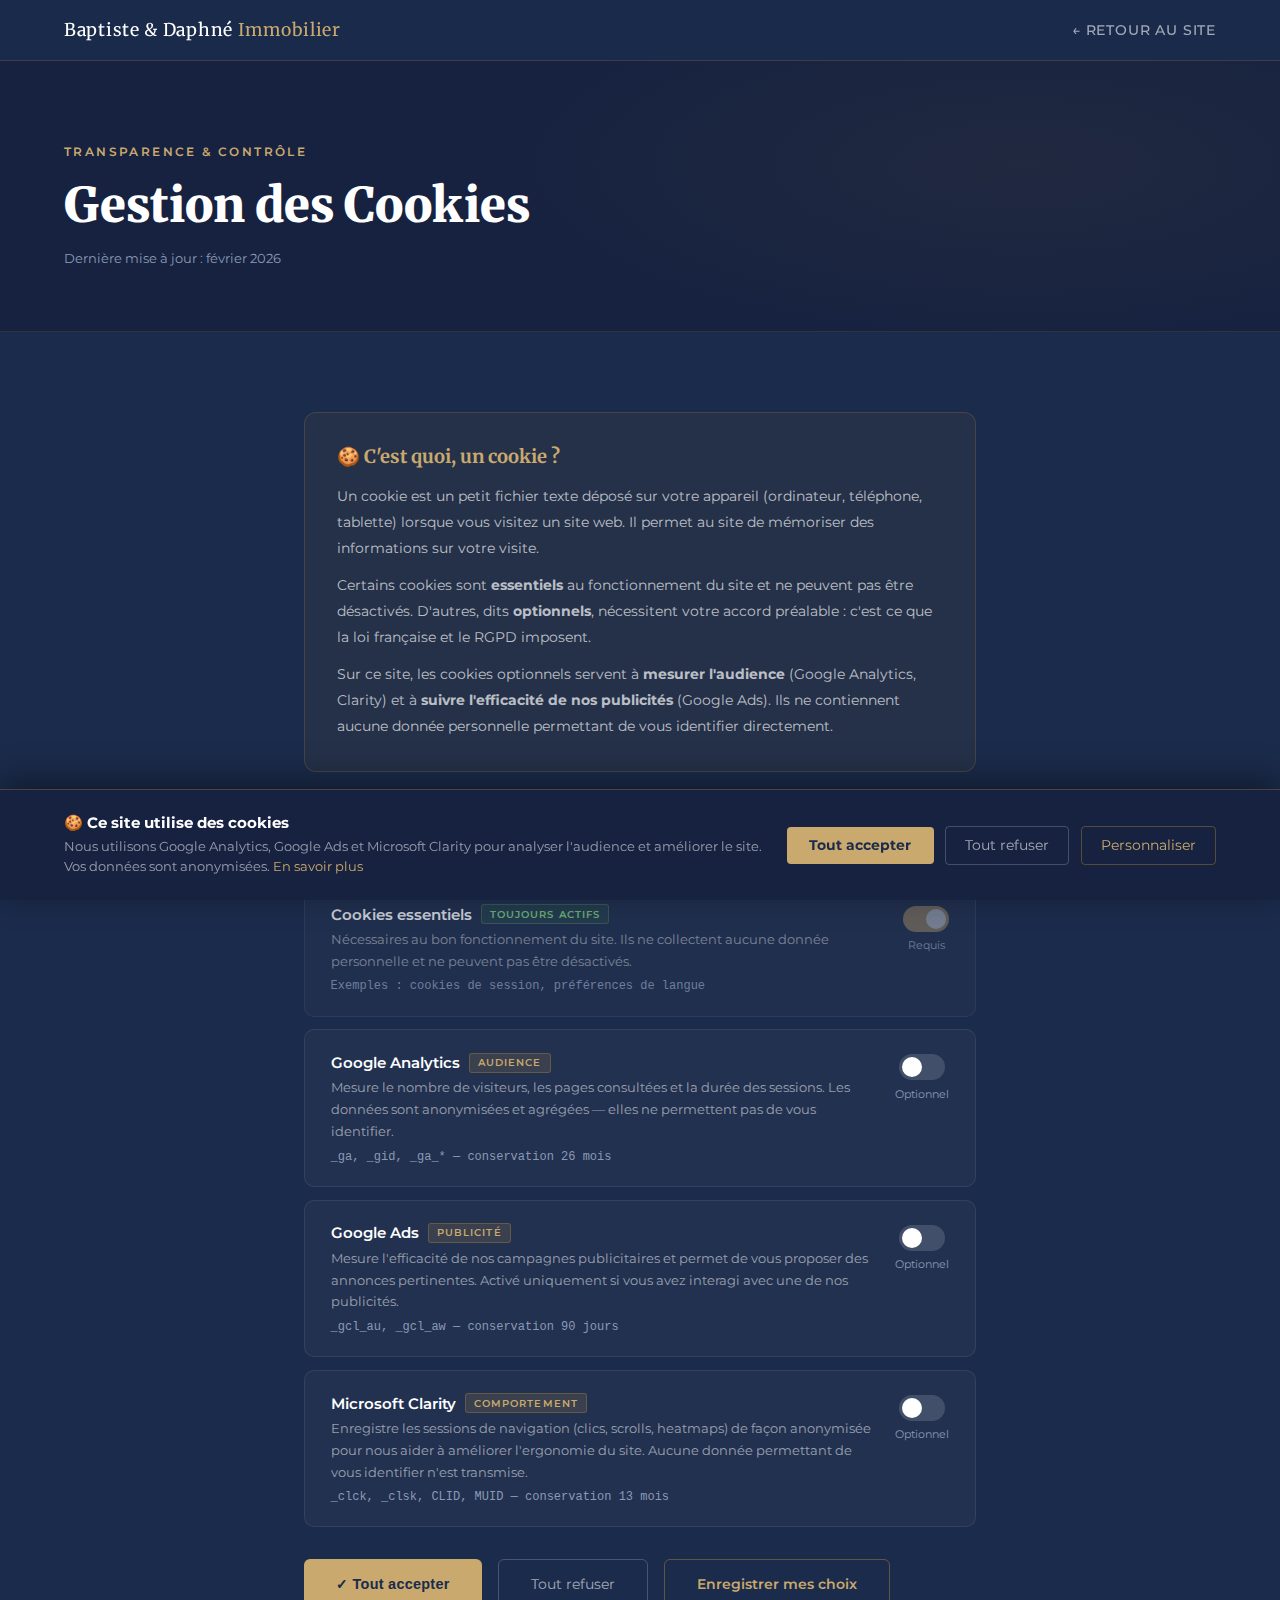
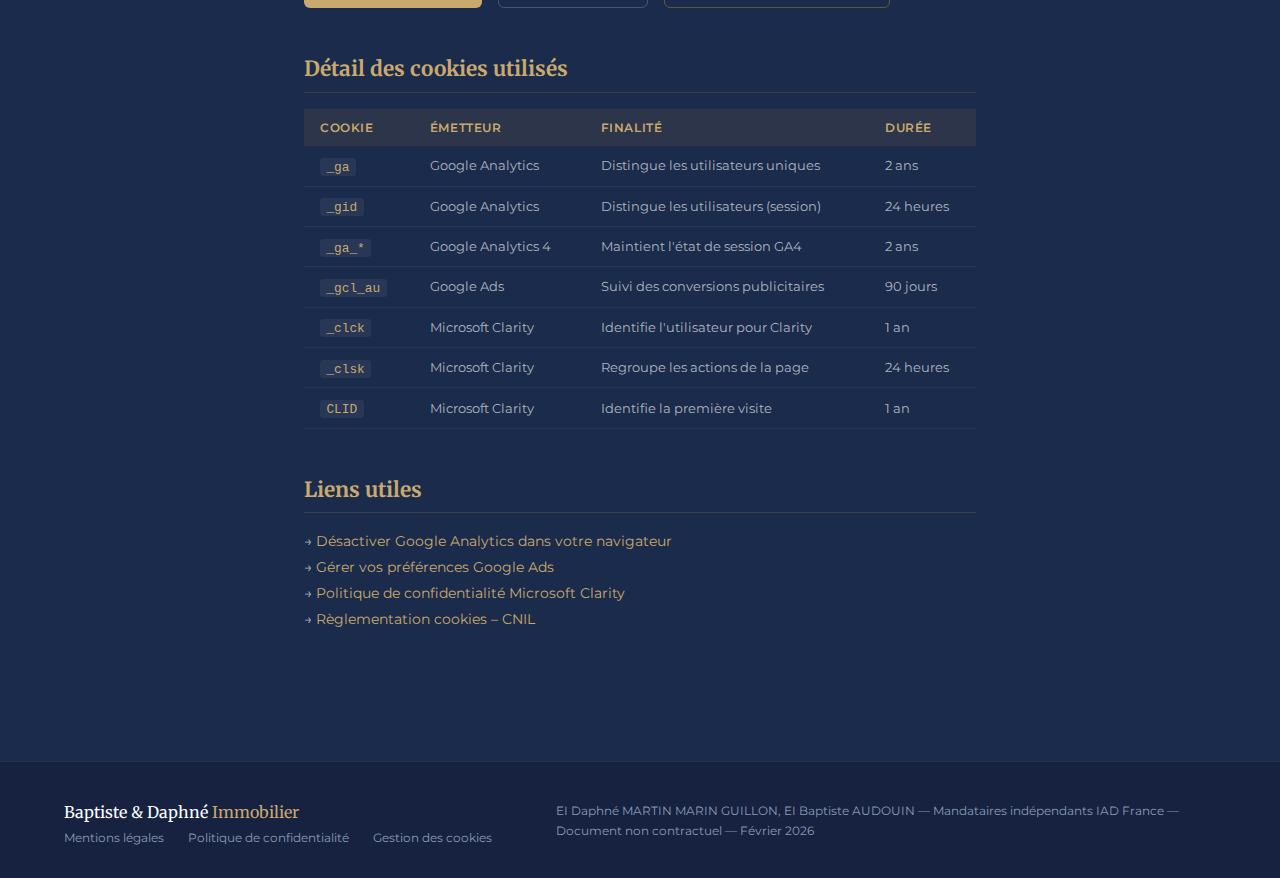
<file: Gestion des cookies.html>
<!DOCTYPE html>
<html lang="fr">
<head>
  <meta charset="UTF-8" />
  <meta name="viewport" content="width=device-width, initial-scale=1.0" />
  <title>Gestion des Cookies – Baptiste & Daphné Immobilier</title>
  <link rel="preconnect" href="https://fonts.googleapis.com" />
  <link rel="preconnect" href="https://fonts.gstatic.com" crossorigin />
  <link href="https://fonts.googleapis.com/css2?family=Merriweather:wght@700;900&family=Montserrat:wght@300;400;500;600&display=swap" rel="stylesheet" />
  <link rel="icon" href="/favicon.png" type="image/png">
  <style>
    :root {
      --navy:  #1B2B4B;
      --navy2: #162240;
      --gold:  #c9a96e;
      --white: #FFFFFF;
      --grey:  #8A9AB5;
    }
    *, *::before, *::after { box-sizing: border-box; margin: 0; padding: 0; }
    html { scroll-behavior: smooth; }
    body { font-family: 'Montserrat', sans-serif; background: var(--navy); color: var(--white); overflow-x: hidden; }

    nav {
      position: fixed; top: 0; left: 0; right: 0; z-index: 100;
      display: flex; align-items: center; justify-content: space-between;
      padding: 1.2rem 5%;
      background: rgba(27,43,75,0.94);
      backdrop-filter: blur(12px);
      border-bottom: 1px solid rgba(200,151,58,0.2);
    }
    .nav-logo { font-family: 'Merriweather', serif; font-size: 1.1rem; color: var(--white); letter-spacing: .04em; text-decoration: none; }
    .nav-logo span { color: var(--gold); }
    .nav-back { font-size: .85rem; color: rgba(255,255,255,.6); text-decoration: none; font-weight: 500; letter-spacing: .06em; text-transform: uppercase; transition: color .25s; }
    .nav-back:hover { color: var(--gold); }

    .page-hero {
      padding: 9rem 5% 4rem;
      background: var(--navy2);
      border-bottom: 1px solid rgba(200,151,58,.15);
      position: relative; overflow: hidden;
    }
    .page-hero::before {
      content: ''; position: absolute; inset: 0;
      background: radial-gradient(ellipse 60% 80% at 80% 50%, rgba(200,151,58,.06), transparent 70%);
      pointer-events: none;
    }
    .page-hero .eyebrow { font-size: .75rem; font-weight: 600; letter-spacing: .2em; text-transform: uppercase; color: var(--gold); display: block; margin-bottom: 1rem; }
    .page-hero h1 { font-family: 'Merriweather', serif; font-size: clamp(2rem, 4vw, 3rem); font-weight: 900; margin-bottom: .8rem; }
    .page-hero .date { font-size: .82rem; color: var(--grey); }

    .content { max-width: 800px; margin: 0 auto; padding: 5rem 5%; }

    /* ── WHAT ARE COOKIES EXPLAINER ── */
    .explainer {
      background: rgba(200,151,58,.06); border: 1px solid rgba(200,151,58,.2);
      border-radius: 12px; padding: 2rem; margin-bottom: 3rem;
    }
    .explainer h2 { font-family: 'Merriweather', serif; font-size: 1.15rem; color: var(--gold); margin-bottom: 1rem; }
    .explainer p { font-size: .9rem; color: rgba(255,255,255,.7); line-height: 1.8; margin-bottom: .7rem; }
    .explainer p:last-child { margin-bottom: 0; }

    /* ── PREFERENCE PANEL ── */
    .pref-panel { margin-bottom: 3rem; }
    .pref-panel h2 { font-family: 'Merriweather', serif; font-size: 1.3rem; color: var(--gold); margin-bottom: 1.5rem; padding-bottom: .6rem; border-bottom: 1px solid rgba(200,151,58,.2); }

    .cookie-row {
      display: flex; align-items: flex-start; justify-content: space-between; gap: 1.5rem;
      background: rgba(255,255,255,.03); border: 1px solid rgba(255,255,255,.08);
      border-radius: 10px; padding: 1.4rem 1.6rem; margin-bottom: .8rem;
      transition: border-color .2s;
    }
    .cookie-row:hover { border-color: rgba(200,151,58,.25); }
    .cookie-row.required { opacity: .75; }
    .cookie-info { flex: 1; }
    .cookie-info h3 { font-size: .95rem; font-weight: 600; margin-bottom: .3rem; display: flex; align-items: center; gap: .6rem; }
    .cookie-info h3 .badge { font-size: .65rem; letter-spacing: .1em; text-transform: uppercase; background: rgba(200,151,58,.15); color: var(--gold); border: 1px solid rgba(200,151,58,.3); border-radius: 3px; padding: .15rem .5rem; font-weight: 600; }
    .cookie-info h3 .badge.required { background: rgba(100,200,100,.1); color: #7fd87f; border-color: rgba(100,200,100,.3); }
    .cookie-info p { font-size: .83rem; color: rgba(255,255,255,.55); line-height: 1.65; margin-bottom: .4rem; }
    .cookie-info .cookie-names { font-size: .75rem; color: var(--grey); font-family: monospace; }

    /* Toggle switch */
    .toggle-wrap { flex-shrink: 0; display: flex; flex-direction: column; align-items: center; gap: .4rem; padding-top: .1rem; }
    .toggle { position: relative; width: 46px; height: 26px; }
    .toggle input { opacity: 0; width: 0; height: 0; }
    .slider {
      position: absolute; cursor: pointer; inset: 0;
      background: rgba(255,255,255,.15); border-radius: 26px;
      transition: background .3s;
    }
    .slider::before {
      content: ''; position: absolute; width: 20px; height: 20px;
      left: 3px; bottom: 3px; background: var(--white);
      border-radius: 50%; transition: transform .3s;
    }
    input:checked + .slider { background: var(--gold); }
    input:checked + .slider::before { transform: translateX(20px); }
    input:disabled + .slider { cursor: not-allowed; opacity: .5; }
    .toggle-label { font-size: .7rem; color: var(--grey); text-align: center; }

    /* ── ACTION BUTTONS ── */
    .actions { display: flex; gap: 1rem; flex-wrap: wrap; margin-top: 2rem; }
    .btn-accept { background: var(--gold); color: var(--navy); font-weight: 700; font-size: .9rem; padding: .9rem 2rem; border-radius: 6px; border: none; cursor: pointer; transition: opacity .2s, transform .2s; letter-spacing: .02em; }
    .btn-accept:hover { opacity: .88; transform: translateY(-1px); }
    .btn-refuse { background: transparent; color: rgba(255,255,255,.6); font-size: .9rem; padding: .9rem 2rem; border-radius: 6px; border: 1px solid rgba(255,255,255,.2); cursor: pointer; transition: border-color .2s, color .2s; font-family: 'Montserrat', sans-serif; }
    .btn-refuse:hover { border-color: rgba(255,255,255,.4); color: var(--white); }
    .btn-save { background: transparent; color: var(--gold); font-size: .9rem; padding: .9rem 2rem; border-radius: 6px; border: 1px solid rgba(200,151,58,.4); cursor: pointer; transition: background .2s; font-family: 'Montserrat', sans-serif; font-weight: 600; }
    .btn-save:hover { background: rgba(200,151,58,.1); }

    .status-msg { display: none; margin-top: 1rem; font-size: .85rem; padding: .7rem 1rem; border-radius: 6px; background: rgba(100,200,100,.1); border: 1px solid rgba(100,200,100,.3); color: #7fd87f; }

    /* ── COOKIE TABLE ── */
    .section-block { margin-bottom: 3rem; }
    .section-block h2 { font-family: 'Merriweather', serif; font-size: 1.3rem; color: var(--gold); margin-bottom: 1rem; padding-bottom: .6rem; border-bottom: 1px solid rgba(200,151,58,.2); }
    .section-block p { font-size: .9rem; color: rgba(255,255,255,.65); line-height: 1.8; margin-bottom: .8rem; }
    .section-block a { color: var(--gold); text-decoration: none; }
    .section-block a:hover { text-decoration: underline; }

    .cookie-table { width: 100%; border-collapse: collapse; margin-top: 1rem; font-size: .83rem; }
    .cookie-table th { background: rgba(200,151,58,.1); color: var(--gold); text-align: left; padding: .7rem 1rem; font-weight: 600; letter-spacing: .05em; font-size: .75rem; text-transform: uppercase; }
    .cookie-table td { padding: .7rem 1rem; border-bottom: 1px solid rgba(255,255,255,.06); color: rgba(255,255,255,.65); vertical-align: top; }
    .cookie-table tr:hover td { background: rgba(255,255,255,.02); }
    .cookie-table code { font-size: .8rem; background: rgba(255,255,255,.06); padding: .1rem .4rem; border-radius: 3px; color: var(--gold); }

    /* ── BANDEAU (inclus pour copier dans index.html) ── */
    .bandeau-preview { margin: 3rem 0; }
    .bandeau-preview h2 { font-family: 'Merriweather', serif; font-size: 1.3rem; color: var(--gold); margin-bottom: 1rem; padding-bottom: .6rem; border-bottom: 1px solid rgba(200,151,58,.2); }
    .bandeau-preview p { font-size: .9rem; color: rgba(255,255,255,.65); margin-bottom: 1.5rem; }

    /* ── COOKIE BANNER (à copier dans index.html) ── */
    #cookie-banner {
      position: fixed; bottom: 0; left: 0; right: 0; z-index: 9999;
      background: var(--navy2);
      border-top: 1px solid rgba(200,151,58,.3);
      padding: 1.4rem 5%;
      display: flex; align-items: center; justify-content: space-between;
      gap: 1.5rem; flex-wrap: wrap;
      box-shadow: 0 -8px 32px rgba(0,0,0,.4);
      transform: translateY(0); transition: transform .4s ease;
    }
    #cookie-banner.hidden { transform: translateY(110%); }
    .banner-text { flex: 1; min-width: 260px; }
    .banner-text strong { display: block; font-size: .95rem; margin-bottom: .3rem; }
    .banner-text p { font-size: .8rem; color: rgba(255,255,255,.55); line-height: 1.6; }
    .banner-text a { color: var(--gold); text-decoration: none; }
    .banner-actions { display: flex; gap: .7rem; flex-wrap: wrap; align-items: center; }
    .banner-btn-accept { background: var(--gold); color: var(--navy); font-weight: 700; font-size: .85rem; padding: .65rem 1.4rem; border-radius: 4px; border: none; cursor: pointer; white-space: nowrap; transition: opacity .2s; font-family: 'Montserrat', sans-serif; }
    .banner-btn-accept:hover { opacity: .85; }
    .banner-btn-refuse { background: transparent; color: rgba(255,255,255,.6); font-size: .85rem; padding: .65rem 1.2rem; border-radius: 4px; border: 1px solid rgba(255,255,255,.2); cursor: pointer; white-space: nowrap; transition: color .2s, border-color .2s; font-family: 'Montserrat', sans-serif; }
    .banner-btn-refuse:hover { color: var(--white); border-color: rgba(255,255,255,.4); }
    .banner-btn-custom { background: transparent; color: var(--gold); font-size: .85rem; padding: .65rem 1.2rem; border-radius: 4px; border: 1px solid rgba(200,151,58,.35); cursor: pointer; white-space: nowrap; font-family: 'Montserrat', sans-serif; transition: background .2s; }
    .banner-btn-custom:hover { background: rgba(200,151,58,.1); }

    footer { background: var(--navy2); border-top: 1px solid rgba(255,255,255,.06); padding: 2.5rem 5%; display: flex; align-items: flex-start; justify-content: space-between; flex-wrap: wrap; gap: 1.5rem; }
    .footer-logo { font-family: 'Merriweather', serif; font-size: 1rem; white-space: nowrap; }
    .footer-logo span { color: var(--gold); }
    footer p { font-size: .73rem; color: var(--grey); max-width: 660px; line-height: 1.7; }
    .footer-links { display: flex; gap: 1.5rem; flex-wrap: wrap; margin-top: .5rem; }
    .footer-links a { font-size: .75rem; color: var(--grey); text-decoration: none; transition: color .2s; }
    .footer-links a:hover { color: var(--gold); }

    @media (max-width: 600px) {
      .content { padding: 3rem 5%; }
      #cookie-banner { flex-direction: column; align-items: flex-start; }
    }
  </style>
</head>
<body>

<nav>
  <a href="index.html" class="nav-logo">Baptiste &amp; Daphné <span>Immobilier</span></a>
  <a href="index.html" class="nav-back">← Retour au site</a>
</nav>

<div class="page-hero">
  <span class="eyebrow">Transparence & contrôle</span>
  <h1>Gestion des Cookies</h1>
  <span class="date">Dernière mise à jour : février 2026</span>
</div>

<div class="content">

  <!-- EXPLAINER -->
  <div class="explainer">
    <h2>🍪 C'est quoi, un cookie ?</h2>
    <p>Un cookie est un petit fichier texte déposé sur votre appareil (ordinateur, téléphone, tablette) lorsque vous visitez un site web. Il permet au site de mémoriser des informations sur votre visite.</p>
    <p>Certains cookies sont <strong>essentiels</strong> au fonctionnement du site et ne peuvent pas être désactivés. D'autres, dits <strong>optionnels</strong>, nécessitent votre accord préalable : c'est ce que la loi française et le RGPD imposent.</p>
    <p>Sur ce site, les cookies optionnels servent à <strong>mesurer l'audience</strong> (Google Analytics, Clarity) et à <strong>suivre l'efficacité de nos publicités</strong> (Google Ads). Ils ne contiennent aucune donnée personnelle permettant de vous identifier directement.</p>
  </div>

  <!-- PREFERENCE PANEL -->
  <div class="pref-panel">
    <h2>Mes préférences</h2>

    <div class="cookie-row required">
      <div class="cookie-info">
        <h3>Cookies essentiels <span class="badge required">Toujours actifs</span></h3>
        <p>Nécessaires au bon fonctionnement du site. Ils ne collectent aucune donnée personnelle et ne peuvent pas être désactivés.</p>
        <div class="cookie-names">Exemples : cookies de session, préférences de langue</div>
      </div>
      <div class="toggle-wrap">
        <label class="toggle"><input type="checkbox" checked disabled><span class="slider"></span></label>
        <span class="toggle-label">Requis</span>
      </div>
    </div>

    <div class="cookie-row">
      <div class="cookie-info">
        <h3>Google Analytics <span class="badge">Audience</span></h3>
        <p>Mesure le nombre de visiteurs, les pages consultées et la durée des sessions. Les données sont anonymisées et agrégées — elles ne permettent pas de vous identifier.</p>
        <div class="cookie-names">_ga, _gid, _ga_* — conservation 26 mois</div>
      </div>
      <div class="toggle-wrap">
        <label class="toggle"><input type="checkbox" id="toggle-ga"><span class="slider"></span></label>
        <span class="toggle-label">Optionnel</span>
      </div>
    </div>

    <div class="cookie-row">
      <div class="cookie-info">
        <h3>Google Ads <span class="badge">Publicité</span></h3>
        <p>Mesure l'efficacité de nos campagnes publicitaires et permet de vous proposer des annonces pertinentes. Activé uniquement si vous avez interagi avec une de nos publicités.</p>
        <div class="cookie-names">_gcl_au, _gcl_aw — conservation 90 jours</div>
      </div>
      <div class="toggle-wrap">
        <label class="toggle"><input type="checkbox" id="toggle-ads"><span class="slider"></span></label>
        <span class="toggle-label">Optionnel</span>
      </div>
    </div>

    <div class="cookie-row">
      <div class="cookie-info">
        <h3>Microsoft Clarity <span class="badge">Comportement</span></h3>
        <p>Enregistre les sessions de navigation (clics, scrolls, heatmaps) de façon anonymisée pour nous aider à améliorer l'ergonomie du site. Aucune donnée permettant de vous identifier n'est transmise.</p>
        <div class="cookie-names">_clck, _clsk, CLID, MUID — conservation 13 mois</div>
      </div>
      <div class="toggle-wrap">
        <label class="toggle"><input type="checkbox" id="toggle-clarity"><span class="slider"></span></label>
        <span class="toggle-label">Optionnel</span>
      </div>
    </div>

    <div class="actions">
      <button class="btn-accept" onclick="acceptAll()">✓ Tout accepter</button>
      <button class="btn-refuse" onclick="refuseAll()">Tout refuser</button>
      <button class="btn-save" onclick="savePrefs()">Enregistrer mes choix</button>
    </div>
    <div class="status-msg" id="status-msg">✓ Vos préférences ont été enregistrées.</div>
  </div>

  <!-- COOKIE TABLE -->
  <div class="section-block">
    <h2>Détail des cookies utilisés</h2>
    <table class="cookie-table">
      <thead>
        <tr>
          <th>Cookie</th>
          <th>Émetteur</th>
          <th>Finalité</th>
          <th>Durée</th>
        </tr>
      </thead>
      <tbody>
        <tr>
          <td><code>_ga</code></td>
          <td>Google Analytics</td>
          <td>Distingue les utilisateurs uniques</td>
          <td>2 ans</td>
        </tr>
        <tr>
          <td><code>_gid</code></td>
          <td>Google Analytics</td>
          <td>Distingue les utilisateurs (session)</td>
          <td>24 heures</td>
        </tr>
        <tr>
          <td><code>_ga_*</code></td>
          <td>Google Analytics 4</td>
          <td>Maintient l'état de session GA4</td>
          <td>2 ans</td>
        </tr>
        <tr>
          <td><code>_gcl_au</code></td>
          <td>Google Ads</td>
          <td>Suivi des conversions publicitaires</td>
          <td>90 jours</td>
        </tr>
        <tr>
          <td><code>_clck</code></td>
          <td>Microsoft Clarity</td>
          <td>Identifie l'utilisateur pour Clarity</td>
          <td>1 an</td>
        </tr>
        <tr>
          <td><code>_clsk</code></td>
          <td>Microsoft Clarity</td>
          <td>Regroupe les actions de la page</td>
          <td>24 heures</td>
        </tr>
        <tr>
          <td><code>CLID</code></td>
          <td>Microsoft Clarity</td>
          <td>Identifie la première visite</td>
          <td>1 an</td>
        </tr>
      </tbody>
    </table>
  </div>

  <div class="section-block">
    <h2>Liens utiles</h2>
    <p>
      → <a href="https://tools.google.com/dlpage/gaoptout" target="_blank">Désactiver Google Analytics dans votre navigateur</a><br/>
      → <a href="https://adssettings.google.com" target="_blank">Gérer vos préférences Google Ads</a><br/>
      → <a href="https://clarity.microsoft.com/privacy" target="_blank">Politique de confidentialité Microsoft Clarity</a><br/>
      → <a href="https://www.cnil.fr/fr/cookies-et-autres-traceurs/regles/cookies/que-dit-la-loi" target="_blank">Règlementation cookies – CNIL</a>
    </p>
  </div>

</div>

<!-- ══ COOKIE BANNER (à copier dans index.html, avant </body>) ══ -->
<div id="cookie-banner" class="hidden">
  <div class="banner-text">
    <strong>🍪 Ce site utilise des cookies</strong>
    <p>Nous utilisons Google Analytics, Google Ads et Microsoft Clarity pour analyser l'audience et améliorer le site. Vos données sont anonymisées. <a href="cookies.html">En savoir plus</a></p>
  </div>
  <div class="banner-actions">
    <button class="banner-btn-accept" onclick="bannerAccept()">Tout accepter</button>
    <button class="banner-btn-refuse" onclick="bannerRefuse()">Tout refuser</button>
    <button class="banner-btn-custom" onclick="window.location.href='cookies.html'">Personnaliser</button>
  </div>
</div>

<footer>
  <div>
    <div class="footer-logo">Baptiste &amp; Daphné <span>Immobilier</span></div>
    <div class="footer-links">
      <a href="mentions-legales.html">Mentions légales</a>
      <a href="politique-confidentialite.html">Politique de confidentialité</a>
      <a href="cookies.html">Gestion des cookies</a>
    </div>
  </div>
  <p>EI Daphné MARTIN MARIN GUILLON, EI Baptiste AUDOUIN — Mandataires indépendants IAD France — Document non contractuel — Février 2026</p>
</footer>

<script>
  const CONSENT_KEY = 'bd_cookie_consent';

  function loadPrefs() {
    try {
      const saved = JSON.parse(localStorage.getItem(CONSENT_KEY));
      if (saved) {
        document.getElementById('toggle-ga').checked = !!saved.analytics;
        document.getElementById('toggle-ads').checked = !!saved.ads;
        document.getElementById('toggle-clarity').checked = !!saved.clarity;
        return true;
      }
    } catch(e) {}
    return false;
  }

  function saveConsent(prefs) {
    localStorage.setItem(CONSENT_KEY, JSON.stringify({ ...prefs, ts: Date.now() }));
  }

  function acceptAll() {
    document.getElementById('toggle-ga').checked = true;
    document.getElementById('toggle-ads').checked = true;
    document.getElementById('toggle-clarity').checked = true;
    saveConsent({ analytics: true, ads: true, clarity: true });
    showStatus();
    hideBanner();
  }

  function refuseAll() {
    document.getElementById('toggle-ga').checked = false;
    document.getElementById('toggle-ads').checked = false;
    document.getElementById('toggle-clarity').checked = false;
    saveConsent({ analytics: false, ads: false, clarity: false });
    showStatus();
    hideBanner();
  }

  function savePrefs() {
    saveConsent({
      analytics: document.getElementById('toggle-ga').checked,
      ads: document.getElementById('toggle-ads').checked,
      clarity: document.getElementById('toggle-clarity').checked
    });
    showStatus();
    hideBanner();
  }

  function showStatus() {
    const msg = document.getElementById('status-msg');
    msg.style.display = 'block';
    setTimeout(() => msg.style.display = 'none', 4000);
  }

  function hideBanner() {
    document.getElementById('cookie-banner').classList.add('hidden');
  }

  function showBanner() {
    document.getElementById('cookie-banner').classList.remove('hidden');
  }

  function bannerAccept() { acceptAll(); }
  function bannerRefuse() { refuseAll(); }

  // Init
  const hasConsent = loadPrefs();
  if (!hasConsent) setTimeout(showBanner, 800);
</script>

</body>
</html>
</file>
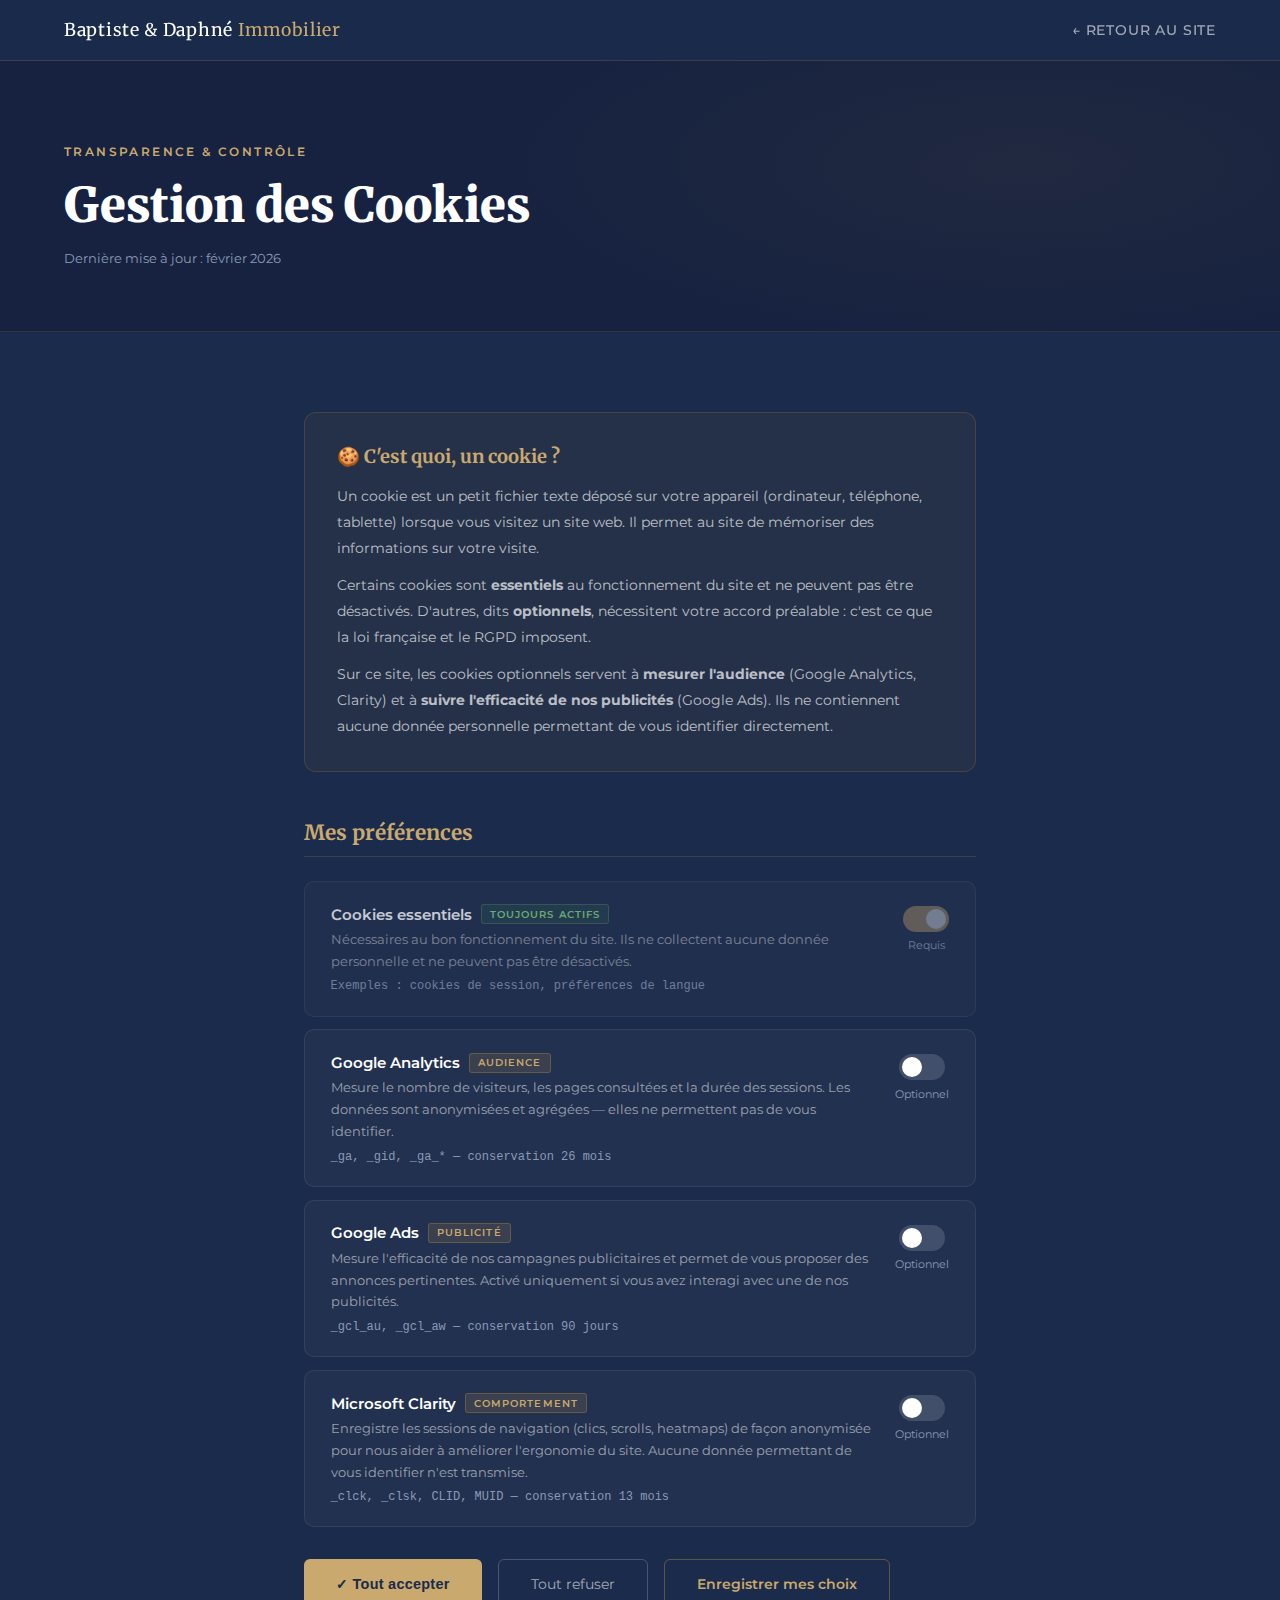
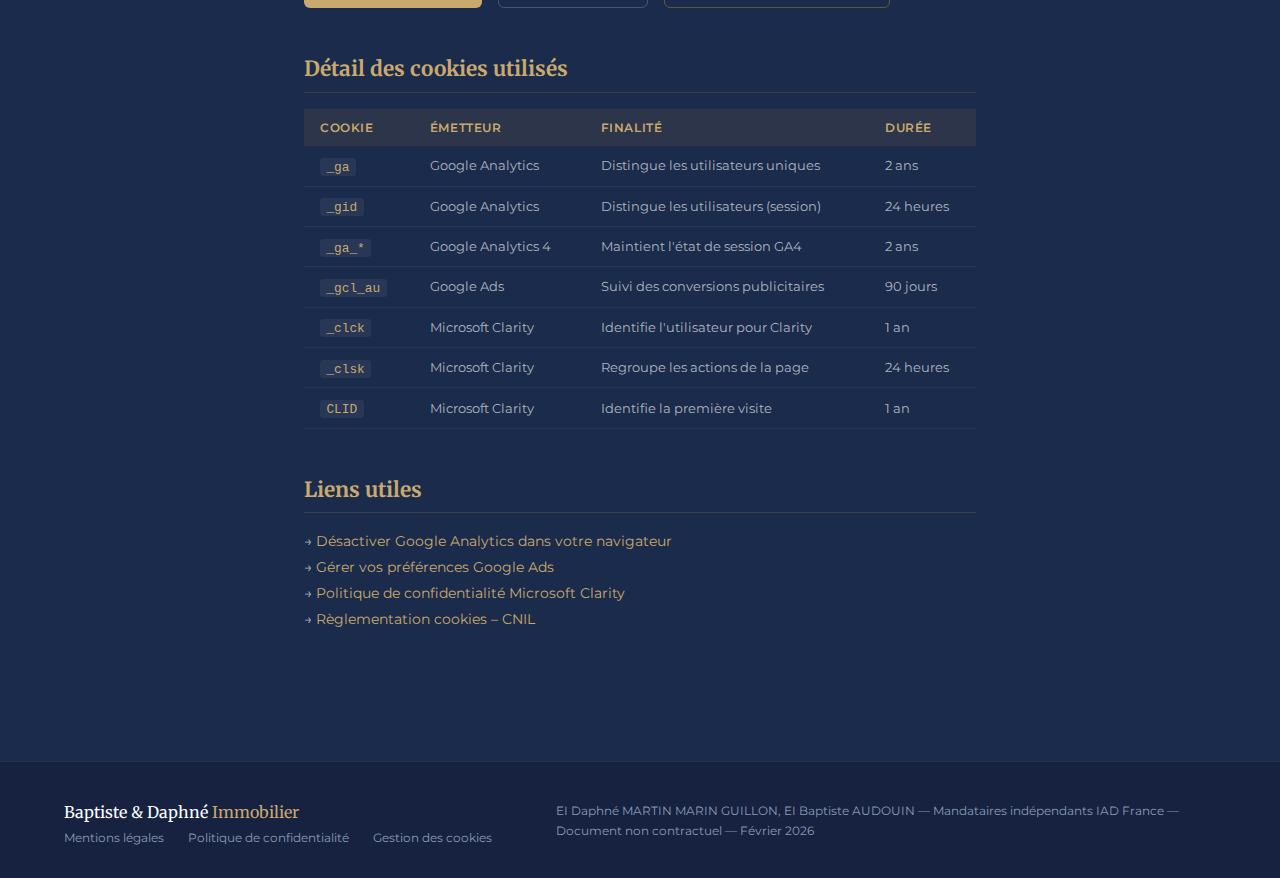
<file: gestiondescookies.html>
<!DOCTYPE html>
<html lang="fr">
<head>
  <meta charset="UTF-8" />
  <meta name="viewport" content="width=device-width, initial-scale=1.0" />
  <title>Gestion des Cookies – Baptiste & Daphné Immobilier</title>
  <link rel="preconnect" href="https://fonts.googleapis.com" />
  <link rel="preconnect" href="https://fonts.gstatic.com" crossorigin />
  <link href="https://fonts.googleapis.com/css2?family=Merriweather:wght@700;900&family=Montserrat:wght@300;400;500;600&display=swap" rel="stylesheet" />
  <link rel="icon" href="/favicon.png" type="image/png">
  <style>
    :root {
      --navy:  #1B2B4B;
      --navy2: #162240;
      --gold:  #c9a96e;
      --white: #FFFFFF;
      --grey:  #8A9AB5;
    }
    *, *::before, *::after { box-sizing: border-box; margin: 0; padding: 0; }
    html { scroll-behavior: smooth; }
    body { font-family: 'Montserrat', sans-serif; background: var(--navy); color: var(--white); overflow-x: hidden; }

    nav {
      position: fixed; top: 0; left: 0; right: 0; z-index: 100;
      display: flex; align-items: center; justify-content: space-between;
      padding: 1.2rem 5%;
      background: rgba(27,43,75,0.94);
      backdrop-filter: blur(12px);
      border-bottom: 1px solid rgba(200,151,58,0.2);
    }
    .nav-logo { font-family: 'Merriweather', serif; font-size: 1.1rem; color: var(--white); letter-spacing: .04em; text-decoration: none; }
    .nav-logo span { color: var(--gold); }
    .nav-back { font-size: .85rem; color: rgba(255,255,255,.6); text-decoration: none; font-weight: 500; letter-spacing: .06em; text-transform: uppercase; transition: color .25s; }
    .nav-back:hover { color: var(--gold); }

    .page-hero {
      padding: 9rem 5% 4rem;
      background: var(--navy2);
      border-bottom: 1px solid rgba(200,151,58,.15);
      position: relative; overflow: hidden;
    }
    .page-hero::before {
      content: ''; position: absolute; inset: 0;
      background: radial-gradient(ellipse 60% 80% at 80% 50%, rgba(200,151,58,.06), transparent 70%);
      pointer-events: none;
    }
    .page-hero .eyebrow { font-size: .75rem; font-weight: 600; letter-spacing: .2em; text-transform: uppercase; color: var(--gold); display: block; margin-bottom: 1rem; }
    .page-hero h1 { font-family: 'Merriweather', serif; font-size: clamp(2rem, 4vw, 3rem); font-weight: 900; margin-bottom: .8rem; }
    .page-hero .date { font-size: .82rem; color: var(--grey); }

    .content { max-width: 800px; margin: 0 auto; padding: 5rem 5%; }

    /* ── WHAT ARE COOKIES EXPLAINER ── */
    .explainer {
      background: rgba(200,151,58,.06); border: 1px solid rgba(200,151,58,.2);
      border-radius: 12px; padding: 2rem; margin-bottom: 3rem;
    }
    .explainer h2 { font-family: 'Merriweather', serif; font-size: 1.15rem; color: var(--gold); margin-bottom: 1rem; }
    .explainer p { font-size: .9rem; color: rgba(255,255,255,.7); line-height: 1.8; margin-bottom: .7rem; }
    .explainer p:last-child { margin-bottom: 0; }

    /* ── PREFERENCE PANEL ── */
    .pref-panel { margin-bottom: 3rem; }
    .pref-panel h2 { font-family: 'Merriweather', serif; font-size: 1.3rem; color: var(--gold); margin-bottom: 1.5rem; padding-bottom: .6rem; border-bottom: 1px solid rgba(200,151,58,.2); }

    .cookie-row {
      display: flex; align-items: flex-start; justify-content: space-between; gap: 1.5rem;
      background: rgba(255,255,255,.03); border: 1px solid rgba(255,255,255,.08);
      border-radius: 10px; padding: 1.4rem 1.6rem; margin-bottom: .8rem;
      transition: border-color .2s;
    }
    .cookie-row:hover { border-color: rgba(200,151,58,.25); }
    .cookie-row.required { opacity: .75; }
    .cookie-info { flex: 1; }
    .cookie-info h3 { font-size: .95rem; font-weight: 600; margin-bottom: .3rem; display: flex; align-items: center; gap: .6rem; }
    .cookie-info h3 .badge { font-size: .65rem; letter-spacing: .1em; text-transform: uppercase; background: rgba(200,151,58,.15); color: var(--gold); border: 1px solid rgba(200,151,58,.3); border-radius: 3px; padding: .15rem .5rem; font-weight: 600; }
    .cookie-info h3 .badge.required { background: rgba(100,200,100,.1); color: #7fd87f; border-color: rgba(100,200,100,.3); }
    .cookie-info p { font-size: .83rem; color: rgba(255,255,255,.55); line-height: 1.65; margin-bottom: .4rem; }
    .cookie-info .cookie-names { font-size: .75rem; color: var(--grey); font-family: monospace; }

    /* Toggle switch */
    .toggle-wrap { flex-shrink: 0; display: flex; flex-direction: column; align-items: center; gap: .4rem; padding-top: .1rem; }
    .toggle { position: relative; width: 46px; height: 26px; }
    .toggle input { opacity: 0; width: 0; height: 0; }
    .slider {
      position: absolute; cursor: pointer; inset: 0;
      background: rgba(255,255,255,.15); border-radius: 26px;
      transition: background .3s;
    }
    .slider::before {
      content: ''; position: absolute; width: 20px; height: 20px;
      left: 3px; bottom: 3px; background: var(--white);
      border-radius: 50%; transition: transform .3s;
    }
    input:checked + .slider { background: var(--gold); }
    input:checked + .slider::before { transform: translateX(20px); }
    input:disabled + .slider { cursor: not-allowed; opacity: .5; }
    .toggle-label { font-size: .7rem; color: var(--grey); text-align: center; }

    /* ── ACTION BUTTONS ── */
    .actions { display: flex; gap: 1rem; flex-wrap: wrap; margin-top: 2rem; }
    .btn-accept { background: var(--gold); color: var(--navy); font-weight: 700; font-size: .9rem; padding: .9rem 2rem; border-radius: 6px; border: none; cursor: pointer; transition: opacity .2s, transform .2s; letter-spacing: .02em; }
    .btn-accept:hover { opacity: .88; transform: translateY(-1px); }
    .btn-refuse { background: transparent; color: rgba(255,255,255,.6); font-size: .9rem; padding: .9rem 2rem; border-radius: 6px; border: 1px solid rgba(255,255,255,.2); cursor: pointer; transition: border-color .2s, color .2s; font-family: 'Montserrat', sans-serif; }
    .btn-refuse:hover { border-color: rgba(255,255,255,.4); color: var(--white); }
    .btn-save { background: transparent; color: var(--gold); font-size: .9rem; padding: .9rem 2rem; border-radius: 6px; border: 1px solid rgba(200,151,58,.4); cursor: pointer; transition: background .2s; font-family: 'Montserrat', sans-serif; font-weight: 600; }
    .btn-save:hover { background: rgba(200,151,58,.1); }

    .status-msg { display: none; margin-top: 1rem; font-size: .85rem; padding: .7rem 1rem; border-radius: 6px; background: rgba(100,200,100,.1); border: 1px solid rgba(100,200,100,.3); color: #7fd87f; }

    /* ── COOKIE TABLE ── */
    .section-block { margin-bottom: 3rem; }
    .section-block h2 { font-family: 'Merriweather', serif; font-size: 1.3rem; color: var(--gold); margin-bottom: 1rem; padding-bottom: .6rem; border-bottom: 1px solid rgba(200,151,58,.2); }
    .section-block p { font-size: .9rem; color: rgba(255,255,255,.65); line-height: 1.8; margin-bottom: .8rem; }
    .section-block a { color: var(--gold); text-decoration: none; }
    .section-block a:hover { text-decoration: underline; }

    .cookie-table { width: 100%; border-collapse: collapse; margin-top: 1rem; font-size: .83rem; }
    .cookie-table th { background: rgba(200,151,58,.1); color: var(--gold); text-align: left; padding: .7rem 1rem; font-weight: 600; letter-spacing: .05em; font-size: .75rem; text-transform: uppercase; }
    .cookie-table td { padding: .7rem 1rem; border-bottom: 1px solid rgba(255,255,255,.06); color: rgba(255,255,255,.65); vertical-align: top; }
    .cookie-table tr:hover td { background: rgba(255,255,255,.02); }
    .cookie-table code { font-size: .8rem; background: rgba(255,255,255,.06); padding: .1rem .4rem; border-radius: 3px; color: var(--gold); }

    footer { background: var(--navy2); border-top: 1px solid rgba(255,255,255,.06); padding: 2.5rem 5%; display: flex; align-items: flex-start; justify-content: space-between; flex-wrap: wrap; gap: 1.5rem; }
    .footer-logo { font-family: 'Merriweather', serif; font-size: 1rem; white-space: nowrap; }
    .footer-logo span { color: var(--gold); }
    footer p { font-size: .73rem; color: var(--grey); max-width: 660px; line-height: 1.7; }
    .footer-links { display: flex; gap: 1.5rem; flex-wrap: wrap; margin-top: .5rem; }
    .footer-links a { font-size: .75rem; color: var(--grey); text-decoration: none; transition: color .2s; }
    .footer-links a:hover { color: var(--gold); }

    @media (max-width: 600px) {
      .content { padding: 3rem 5%; }
      #cookie-banner { flex-direction: column; align-items: flex-start; }
    }
  
  </style>
</head>
<body>

<nav>
  <a href="index.html" class="nav-logo">Baptiste &amp; Daphné <span>Immobilier</span></a>
  <a href="index.html" class="nav-back">← Retour au site</a>
</nav>

<div class="page-hero">
  <span class="eyebrow">Transparence & contrôle</span>
  <h1>Gestion des Cookies</h1>
  <span class="date">Dernière mise à jour : février 2026</span>
</div>

<div class="content">

  <!-- EXPLAINER -->
  <div class="explainer">
    <h2>🍪 C'est quoi, un cookie ?</h2>
    <p>Un cookie est un petit fichier texte déposé sur votre appareil (ordinateur, téléphone, tablette) lorsque vous visitez un site web. Il permet au site de mémoriser des informations sur votre visite.</p>
    <p>Certains cookies sont <strong>essentiels</strong> au fonctionnement du site et ne peuvent pas être désactivés. D'autres, dits <strong>optionnels</strong>, nécessitent votre accord préalable : c'est ce que la loi française et le RGPD imposent.</p>
    <p>Sur ce site, les cookies optionnels servent à <strong>mesurer l'audience</strong> (Google Analytics, Clarity) et à <strong>suivre l'efficacité de nos publicités</strong> (Google Ads). Ils ne contiennent aucune donnée personnelle permettant de vous identifier directement.</p>
  </div>

  <!-- PREFERENCE PANEL -->
  <div class="pref-panel">
    <h2>Mes préférences</h2>

    <div class="cookie-row required">
      <div class="cookie-info">
        <h3>Cookies essentiels <span class="badge required">Toujours actifs</span></h3>
        <p>Nécessaires au bon fonctionnement du site. Ils ne collectent aucune donnée personnelle et ne peuvent pas être désactivés.</p>
        <div class="cookie-names">Exemples : cookies de session, préférences de langue</div>
      </div>
      <div class="toggle-wrap">
        <label class="toggle"><input type="checkbox" checked disabled><span class="slider"></span></label>
        <span class="toggle-label">Requis</span>
      </div>
    </div>

    <div class="cookie-row">
      <div class="cookie-info">
        <h3>Google Analytics <span class="badge">Audience</span></h3>
        <p>Mesure le nombre de visiteurs, les pages consultées et la durée des sessions. Les données sont anonymisées et agrégées — elles ne permettent pas de vous identifier.</p>
        <div class="cookie-names">_ga, _gid, _ga_* — conservation 26 mois</div>
      </div>
      <div class="toggle-wrap">
        <label class="toggle"><input type="checkbox" id="toggle-ga"><span class="slider"></span></label>
        <span class="toggle-label">Optionnel</span>
      </div>
    </div>

    <div class="cookie-row">
      <div class="cookie-info">
        <h3>Google Ads <span class="badge">Publicité</span></h3>
        <p>Mesure l'efficacité de nos campagnes publicitaires et permet de vous proposer des annonces pertinentes. Activé uniquement si vous avez interagi avec une de nos publicités.</p>
        <div class="cookie-names">_gcl_au, _gcl_aw — conservation 90 jours</div>
      </div>
      <div class="toggle-wrap">
        <label class="toggle"><input type="checkbox" id="toggle-ads"><span class="slider"></span></label>
        <span class="toggle-label">Optionnel</span>
      </div>
    </div>

    <div class="cookie-row">
      <div class="cookie-info">
        <h3>Microsoft Clarity <span class="badge">Comportement</span></h3>
        <p>Enregistre les sessions de navigation (clics, scrolls, heatmaps) de façon anonymisée pour nous aider à améliorer l'ergonomie du site. Aucune donnée permettant de vous identifier n'est transmise.</p>
        <div class="cookie-names">_clck, _clsk, CLID, MUID — conservation 13 mois</div>
      </div>
      <div class="toggle-wrap">
        <label class="toggle"><input type="checkbox" id="toggle-clarity"><span class="slider"></span></label>
        <span class="toggle-label">Optionnel</span>
      </div>
    </div>

    <div class="actions">
      <button class="btn-accept" onclick="acceptAll()">✓ Tout accepter</button>
      <button class="btn-refuse" onclick="refuseAll()">Tout refuser</button>
      <button class="btn-save" onclick="savePrefs()">Enregistrer mes choix</button>
    </div>
    <div class="status-msg" id="status-msg">✓ Vos préférences ont été enregistrées.</div>
  </div>

  <!-- COOKIE TABLE -->
  <div class="section-block">
    <h2>Détail des cookies utilisés</h2>
    <table class="cookie-table">
      <thead>
        <tr>
          <th>Cookie</th>
          <th>Émetteur</th>
          <th>Finalité</th>
          <th>Durée</th>
        </tr>
      </thead>
      <tbody>
        <tr>
          <td><code>_ga</code></td>
          <td>Google Analytics</td>
          <td>Distingue les utilisateurs uniques</td>
          <td>2 ans</td>
        </tr>
        <tr>
          <td><code>_gid</code></td>
          <td>Google Analytics</td>
          <td>Distingue les utilisateurs (session)</td>
          <td>24 heures</td>
        </tr>
        <tr>
          <td><code>_ga_*</code></td>
          <td>Google Analytics 4</td>
          <td>Maintient l'état de session GA4</td>
          <td>2 ans</td>
        </tr>
        <tr>
          <td><code>_gcl_au</code></td>
          <td>Google Ads</td>
          <td>Suivi des conversions publicitaires</td>
          <td>90 jours</td>
        </tr>
        <tr>
          <td><code>_clck</code></td>
          <td>Microsoft Clarity</td>
          <td>Identifie l'utilisateur pour Clarity</td>
          <td>1 an</td>
        </tr>
        <tr>
          <td><code>_clsk</code></td>
          <td>Microsoft Clarity</td>
          <td>Regroupe les actions de la page</td>
          <td>24 heures</td>
        </tr>
        <tr>
          <td><code>CLID</code></td>
          <td>Microsoft Clarity</td>
          <td>Identifie la première visite</td>
          <td>1 an</td>
        </tr>
      </tbody>
    </table>
  </div>

  <div class="section-block">
    <h2>Liens utiles</h2>
    <p>
      → <a href="https://tools.google.com/dlpage/gaoptout" target="_blank">Désactiver Google Analytics dans votre navigateur</a><br/>
      → <a href="https://adssettings.google.com" target="_blank">Gérer vos préférences Google Ads</a><br/>
      → <a href="https://clarity.microsoft.com/privacy" target="_blank">Politique de confidentialité Microsoft Clarity</a><br/>
      → <a href="https://www.cnil.fr/fr/cookies-et-autres-traceurs/regles/cookies/que-dit-la-loi" target="_blank">Règlementation cookies – CNIL</a>
    </p>
  </div>

</div>

<footer>
  <div>
    <div class="footer-logo">Baptiste &amp; Daphné <span>Immobilier</span></div>
    <div class="footer-links">
      <a href="mentionslegales.html">Mentions légales</a>
      <a href="politiquedeconfidentialite.html">Politique de confidentialité</a>
      <a href="gestiondescookies.html">Gestion des cookies</a>
    </div>
  </div>
  <p>EI Daphné MARTIN MARIN GUILLON, EI Baptiste AUDOUIN — Mandataires indépendants IAD France — Document non contractuel — Février 2026</p>
</footer>

<script>
  const CONSENT_KEY = 'bd_cookie_consent';

  function loadPrefs() {
    try {
      const saved = JSON.parse(localStorage.getItem(CONSENT_KEY));
      if (saved) {
        document.getElementById('toggle-ga').checked = !!saved.analytics;
        document.getElementById('toggle-ads').checked = !!saved.ads;
        document.getElementById('toggle-clarity').checked = !!saved.clarity;
        return true;
      }
    } catch(e) {}
    return false;
  }

  function saveConsent(prefs) {
    localStorage.setItem(CONSENT_KEY, JSON.stringify({ ...prefs, ts: Date.now() }));
  }

  function acceptAll() {
    document.getElementById('toggle-ga').checked = true;
    document.getElementById('toggle-ads').checked = true;
    document.getElementById('toggle-clarity').checked = true;
    saveConsent({ analytics: true, ads: true, clarity: true });
    showStatus();
    hideBanner();
  }

  function refuseAll() {
    document.getElementById('toggle-ga').checked = false;
    document.getElementById('toggle-ads').checked = false;
    document.getElementById('toggle-clarity').checked = false;
    saveConsent({ analytics: false, ads: false, clarity: false });
    showStatus();
    hideBanner();
  }

  function savePrefs() {
    saveConsent({
      analytics: document.getElementById('toggle-ga').checked,
      ads: document.getElementById('toggle-ads').checked,
      clarity: document.getElementById('toggle-clarity').checked
    });
    showStatus();
    hideBanner();
  }

  function showStatus() {
    const msg = document.getElementById('status-msg');
    msg.style.display = 'block';
    setTimeout(() => msg.style.display = 'none', 4000);
  }

  function hideBanner() {
    document.getElementById('cookie-banner').classList.add('hidden');
  }

  function showBanner() {
    document.getElementById('cookie-banner').classList.remove('hidden');
  }

  function bannerAccept() { acceptAll(); }
  function bannerRefuse() { refuseAll(); }

  // Init
  const hasConsent = loadPrefs();
  if (!hasConsent) setTimeout(showBanner, 800);
</script>

</body>
</html>
</file>
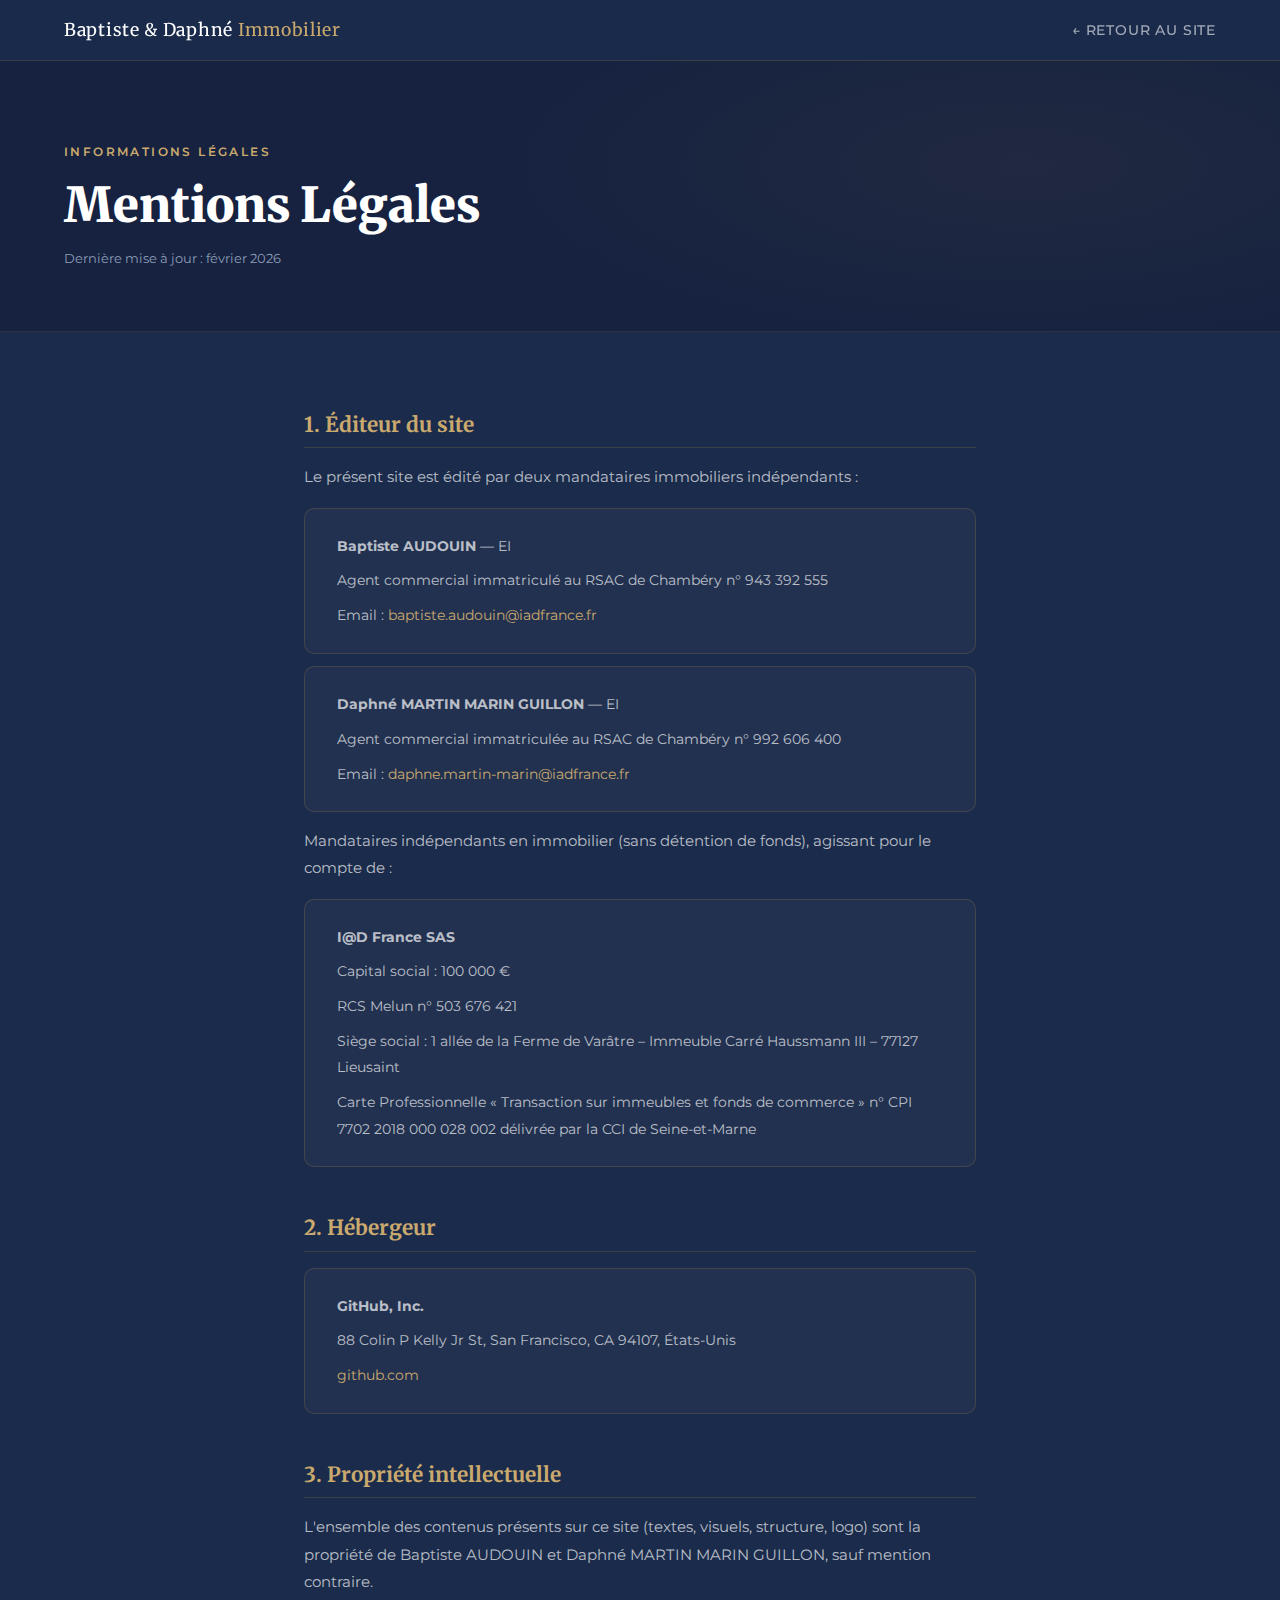
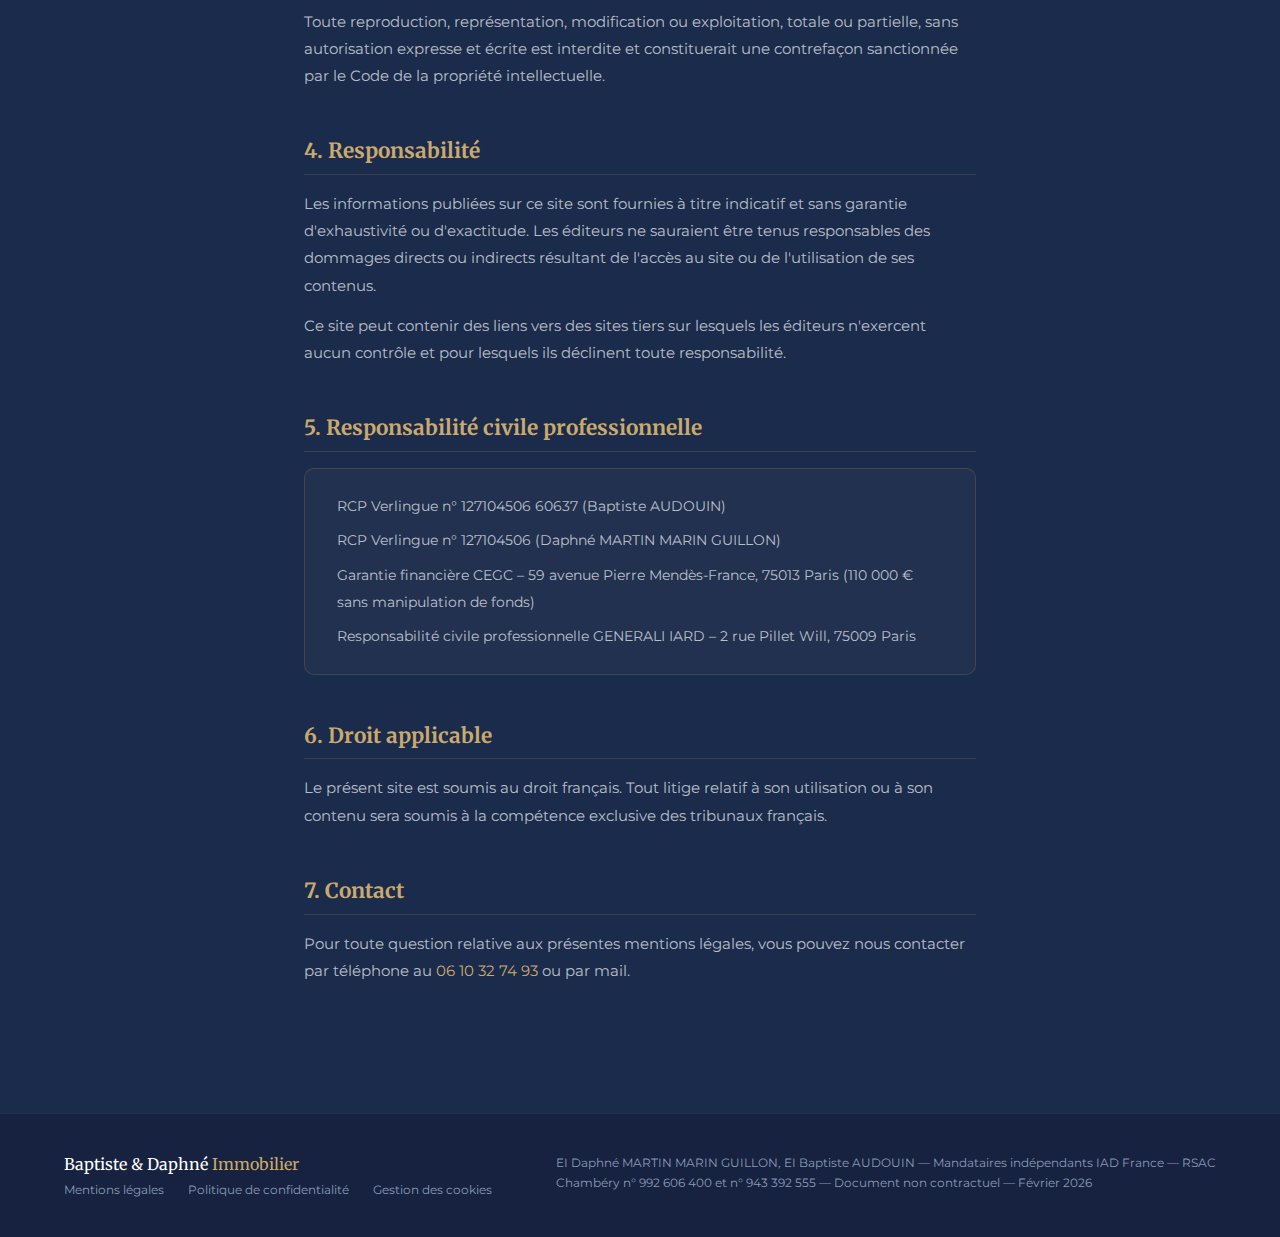
<file: mentionslegales.html>
<!DOCTYPE html>
<html lang="fr">
<head>
  <meta charset="UTF-8" />
  <meta name="viewport" content="width=device-width, initial-scale=1.0" />
  <title>Mentions Légales – Baptiste & Daphné Immobilier</title>
  <link rel="preconnect" href="https://fonts.googleapis.com" />
  <link rel="preconnect" href="https://fonts.gstatic.com" crossorigin />
  <link href="https://fonts.googleapis.com/css2?family=Merriweather:wght@700;900&family=Montserrat:wght@300;400;500;600&display=swap" rel="stylesheet" />
  <link rel="icon" href="/favicon.png" type="image/png">
  <style>
    :root {
      --navy:  #1B2B4B;
      --navy2: #162240;
      --gold:  #c9a96e;
      --cream: #F5F0E8;
      --white: #FFFFFF;
      --grey:  #8A9AB5;
    }
    *, *::before, *::after { box-sizing: border-box; margin: 0; padding: 0; }
    html { scroll-behavior: smooth; }
    body { font-family: 'Montserrat', sans-serif; background: var(--navy); color: var(--white); overflow-x: hidden; }

    nav {
      position: fixed; top: 0; left: 0; right: 0; z-index: 100;
      display: flex; align-items: center; justify-content: space-between;
      padding: 1.2rem 5%;
      background: rgba(27,43,75,0.94);
      backdrop-filter: blur(12px);
      border-bottom: 1px solid rgba(200,151,58,0.2);
    }
    .nav-logo { font-family: 'Merriweather', serif; font-size: 1.1rem; color: var(--white); letter-spacing: .04em; text-decoration: none; }
    .nav-logo span { color: var(--gold); }
    .nav-back { font-size: .85rem; color: rgba(255,255,255,.6); text-decoration: none; font-weight: 500; letter-spacing: .06em; text-transform: uppercase; transition: color .25s; }
    .nav-back:hover { color: var(--gold); }

    .page-hero {
      padding: 9rem 5% 4rem;
      background: var(--navy2);
      border-bottom: 1px solid rgba(200,151,58,.15);
      position: relative; overflow: hidden;
    }
    .page-hero::before {
      content: ''; position: absolute; inset: 0;
      background: radial-gradient(ellipse 60% 80% at 80% 50%, rgba(200,151,58,.06), transparent 70%);
      pointer-events: none;
    }
    .page-hero .eyebrow { font-size: .75rem; font-weight: 600; letter-spacing: .2em; text-transform: uppercase; color: var(--gold); display: block; margin-bottom: 1rem; }
    .page-hero h1 { font-family: 'Merriweather', serif; font-size: clamp(2rem, 4vw, 3rem); font-weight: 900; margin-bottom: .8rem; }
    .page-hero .date { font-size: .82rem; color: var(--grey); }

    .content { max-width: 800px; margin: 0 auto; padding: 5rem 5%; }

    .section-block { margin-bottom: 3rem; }
    .section-block h2 {
      font-family: 'Merriweather', serif; font-size: 1.3rem; font-weight: 700;
      color: var(--gold); margin-bottom: 1rem; padding-bottom: .6rem;
      border-bottom: 1px solid rgba(200,151,58,.2);
    }
    .section-block p { font-size: .92rem; color: rgba(255,255,255,.7); line-height: 1.85; margin-bottom: .8rem; }
    .section-block a { color: var(--gold); text-decoration: none; }
    .section-block a:hover { text-decoration: underline; }
    .info-card {
      background: rgba(255,255,255,.03); border: 1px solid rgba(200,151,58,.2);
      border-radius: 10px; padding: 1.5rem 2rem; margin-top: 1rem;
    }
    .info-card p { margin: 0; font-size: .9rem; }
    .info-card p + p { margin-top: .5rem; }

    footer { background: var(--navy2); border-top: 1px solid rgba(255,255,255,.06); padding: 2.5rem 5%; display: flex; align-items: flex-start; justify-content: space-between; flex-wrap: wrap; gap: 1.5rem; }
    .footer-logo { font-family: 'Merriweather', serif; font-size: 1rem; white-space: nowrap; }
    .footer-logo span { color: var(--gold); }
    footer p { font-size: .73rem; color: var(--grey); max-width: 660px; line-height: 1.7; }
    .footer-links { display: flex; gap: 1.5rem; flex-wrap: wrap; margin-top: .5rem; }
    .footer-links a { font-size: .75rem; color: var(--grey); text-decoration: none; transition: color .2s; }
    .footer-links a:hover { color: var(--gold); }

    @media (max-width: 768px) {
      .content { padding: 3rem 5%; }
    }
  </style>
</head>
<body>

<nav>
  <a href="index.html" class="nav-logo">Baptiste &amp; Daphné <span>Immobilier</span></a>
  <a href="index.html" class="nav-back">← Retour au site</a>
</nav>

<div class="page-hero">
  <span class="eyebrow">Informations légales</span>
  <h1>Mentions Légales</h1>
  <span class="date">Dernière mise à jour : février 2026</span>
</div>

<div class="content">

  <div class="section-block">
    <h2>1. Éditeur du site</h2>
    <p>Le présent site est édité par deux mandataires immobiliers indépendants :</p>
    <div class="info-card">
      <p><strong>Baptiste AUDOUIN</strong> — EI</p>
      <p>Agent commercial immatriculé au RSAC de Chambéry n° 943 392 555</p>
      <p>Email : <a href="mailto:baptiste.audouin@iadfrance.fr">baptiste.audouin@iadfrance.fr</a></p>
    </div>
    <div class="info-card" style="margin-top:.8rem">
      <p><strong>Daphné MARTIN MARIN GUILLON</strong> — EI</p>
      <p>Agent commercial immatriculée au RSAC de Chambéry n° 992 606 400</p>
      <p>Email : <a href="mailto:daphne.martin-marin@iadfrance.fr">daphne.martin-marin@iadfrance.fr</a></p>
    </div>
    <p style="margin-top:1rem">Mandataires indépendants en immobilier (sans détention de fonds), agissant pour le compte de :</p>
    <div class="info-card">
      <p><strong>I@D France SAS</strong></p>
      <p>Capital social : 100 000 €</p>
      <p>RCS Melun n° 503 676 421</p>
      <p>Siège social : 1 allée de la Ferme de Varâtre – Immeuble Carré Haussmann III – 77127 Lieusaint</p>
      <p>Carte Professionnelle « Transaction sur immeubles et fonds de commerce » n° CPI 7702 2018 000 028 002 délivrée par la CCI de Seine-et-Marne</p>
    </div>
  </div>

  <div class="section-block">
    <h2>2. Hébergeur</h2>
    <div class="info-card">
      <p><strong>GitHub, Inc.</strong></p>
      <p>88 Colin P Kelly Jr St, San Francisco, CA 94107, États-Unis</p>
      <p><a href="https://github.com" target="_blank">github.com</a></p>
    </div>
  </div>

  <div class="section-block">
    <h2>3. Propriété intellectuelle</h2>
    <p>L'ensemble des contenus présents sur ce site (textes, visuels, structure, logo) sont la propriété de Baptiste AUDOUIN et Daphné MARTIN MARIN GUILLON, sauf mention contraire.</p>
    <p>Toute reproduction, représentation, modification ou exploitation, totale ou partielle, sans autorisation expresse et écrite est interdite et constituerait une contrefaçon sanctionnée par le Code de la propriété intellectuelle.</p>
  </div>

  <div class="section-block">
    <h2>4. Responsabilité</h2>
    <p>Les informations publiées sur ce site sont fournies à titre indicatif et sans garantie d'exhaustivité ou d'exactitude. Les éditeurs ne sauraient être tenus responsables des dommages directs ou indirects résultant de l'accès au site ou de l'utilisation de ses contenus.</p>
    <p>Ce site peut contenir des liens vers des sites tiers sur lesquels les éditeurs n'exercent aucun contrôle et pour lesquels ils déclinent toute responsabilité.</p>
  </div>

  <div class="section-block">
    <h2>5. Responsabilité civile professionnelle</h2>
    <div class="info-card">
      <p>RCP Verlingue n° 127104506 60637 (Baptiste AUDOUIN)</p>
      <p>RCP Verlingue n° 127104506 (Daphné MARTIN MARIN GUILLON)</p>
      <p>Garantie financière CEGC – 59 avenue Pierre Mendès-France, 75013 Paris (110 000 € sans manipulation de fonds)</p>
      <p>Responsabilité civile professionnelle GENERALI IARD – 2 rue Pillet Will, 75009 Paris</p>
    </div>
  </div>

  <div class="section-block">
    <h2>6. Droit applicable</h2>
    <p>Le présent site est soumis au droit français. Tout litige relatif à son utilisation ou à son contenu sera soumis à la compétence exclusive des tribunaux français.</p>
  </div>

  <div class="section-block">
    <h2>7. Contact</h2>
    <p>Pour toute question relative aux présentes mentions légales, vous pouvez nous contacter par téléphone au <a href="tel:0610327493">06 10 32 74 93</a> ou par mail.</p>
  </div>

</div>

<footer>
  <div>
    <div class="footer-logo">Baptiste &amp; Daphné <span>Immobilier</span></div>
    <div class="footer-links">
     <a href="mentionslegales.html">Mentions légales</a>
      <a href="politiquedeconfidentialite.html">Politique de confidentialité</a>
      <a href="gestiondescookies.html">Gestion des cookies</a>
    </div>
  </div>
  <p>EI Daphné MARTIN MARIN GUILLON, EI Baptiste AUDOUIN — Mandataires indépendants IAD France — RSAC Chambéry n° 992 606 400 et n° 943 392 555 — Document non contractuel — Février 2026</p>
</footer>

</body>
</html>
</file>
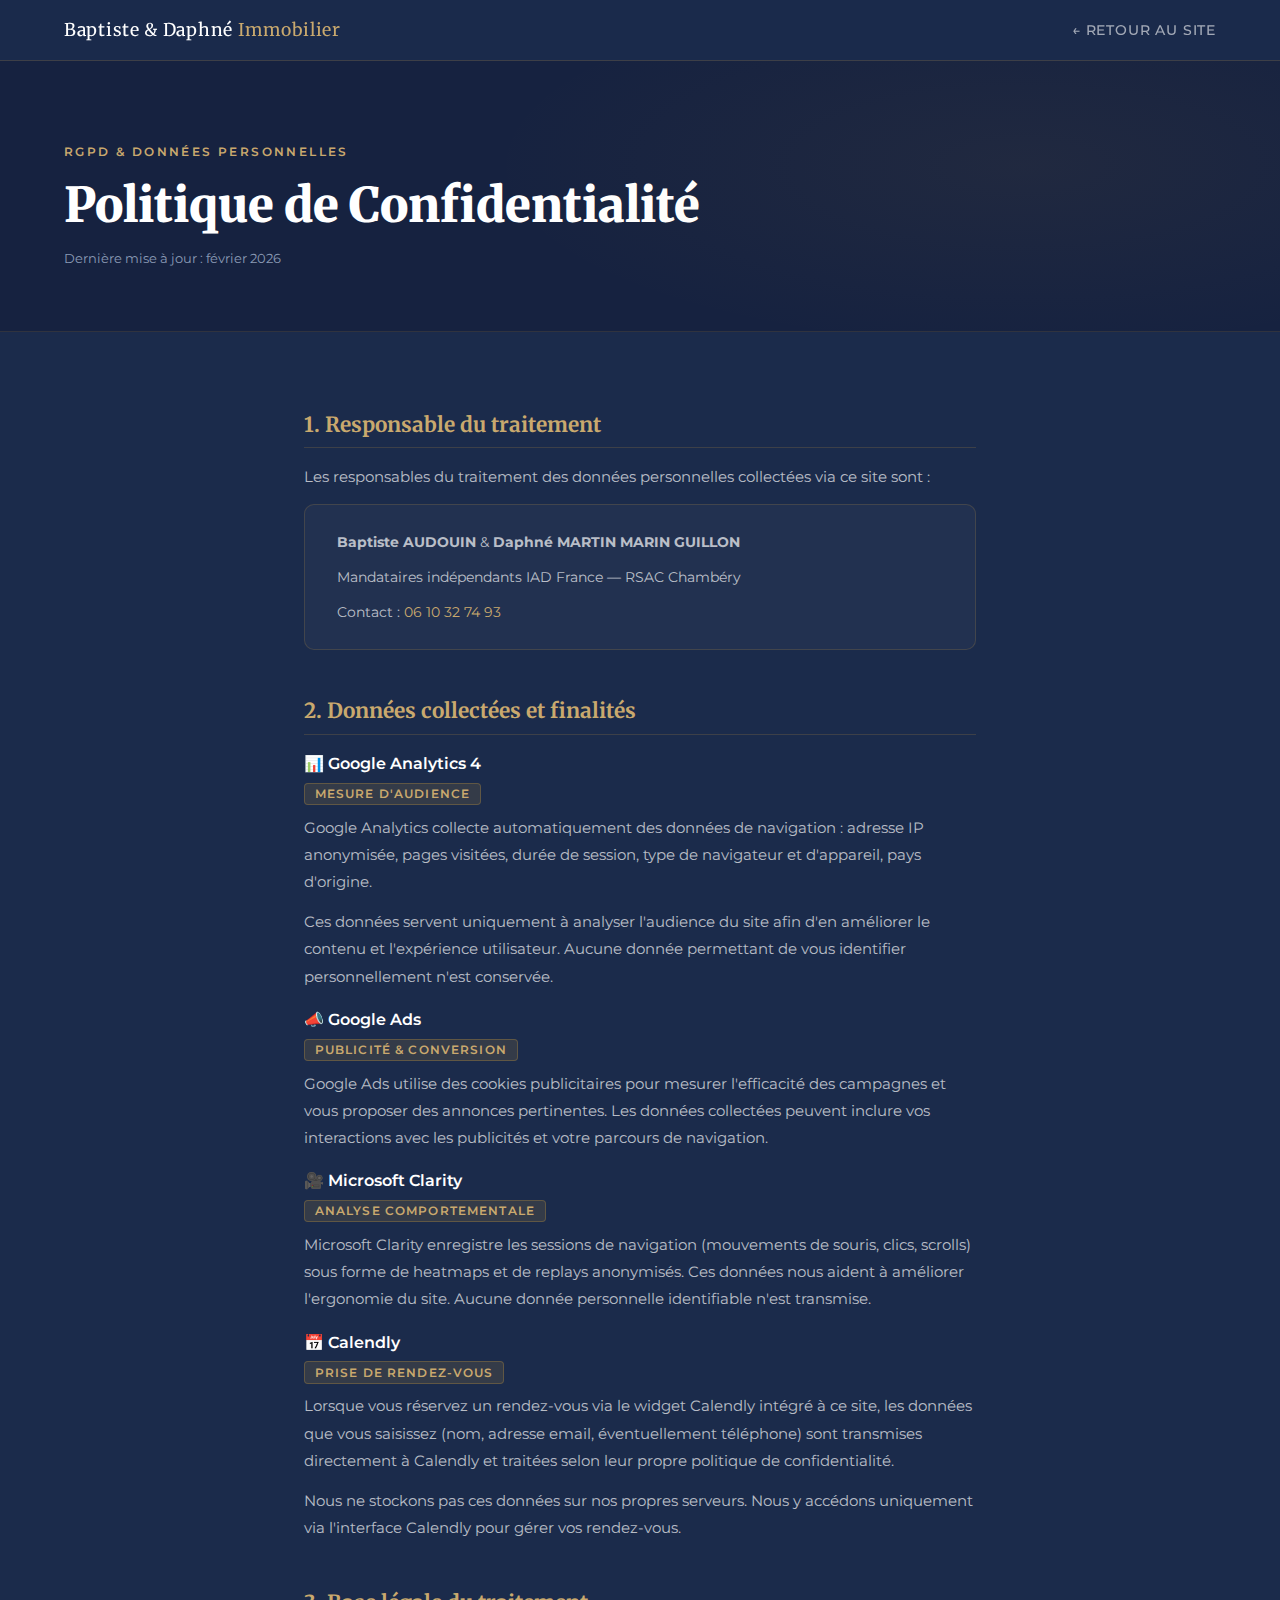
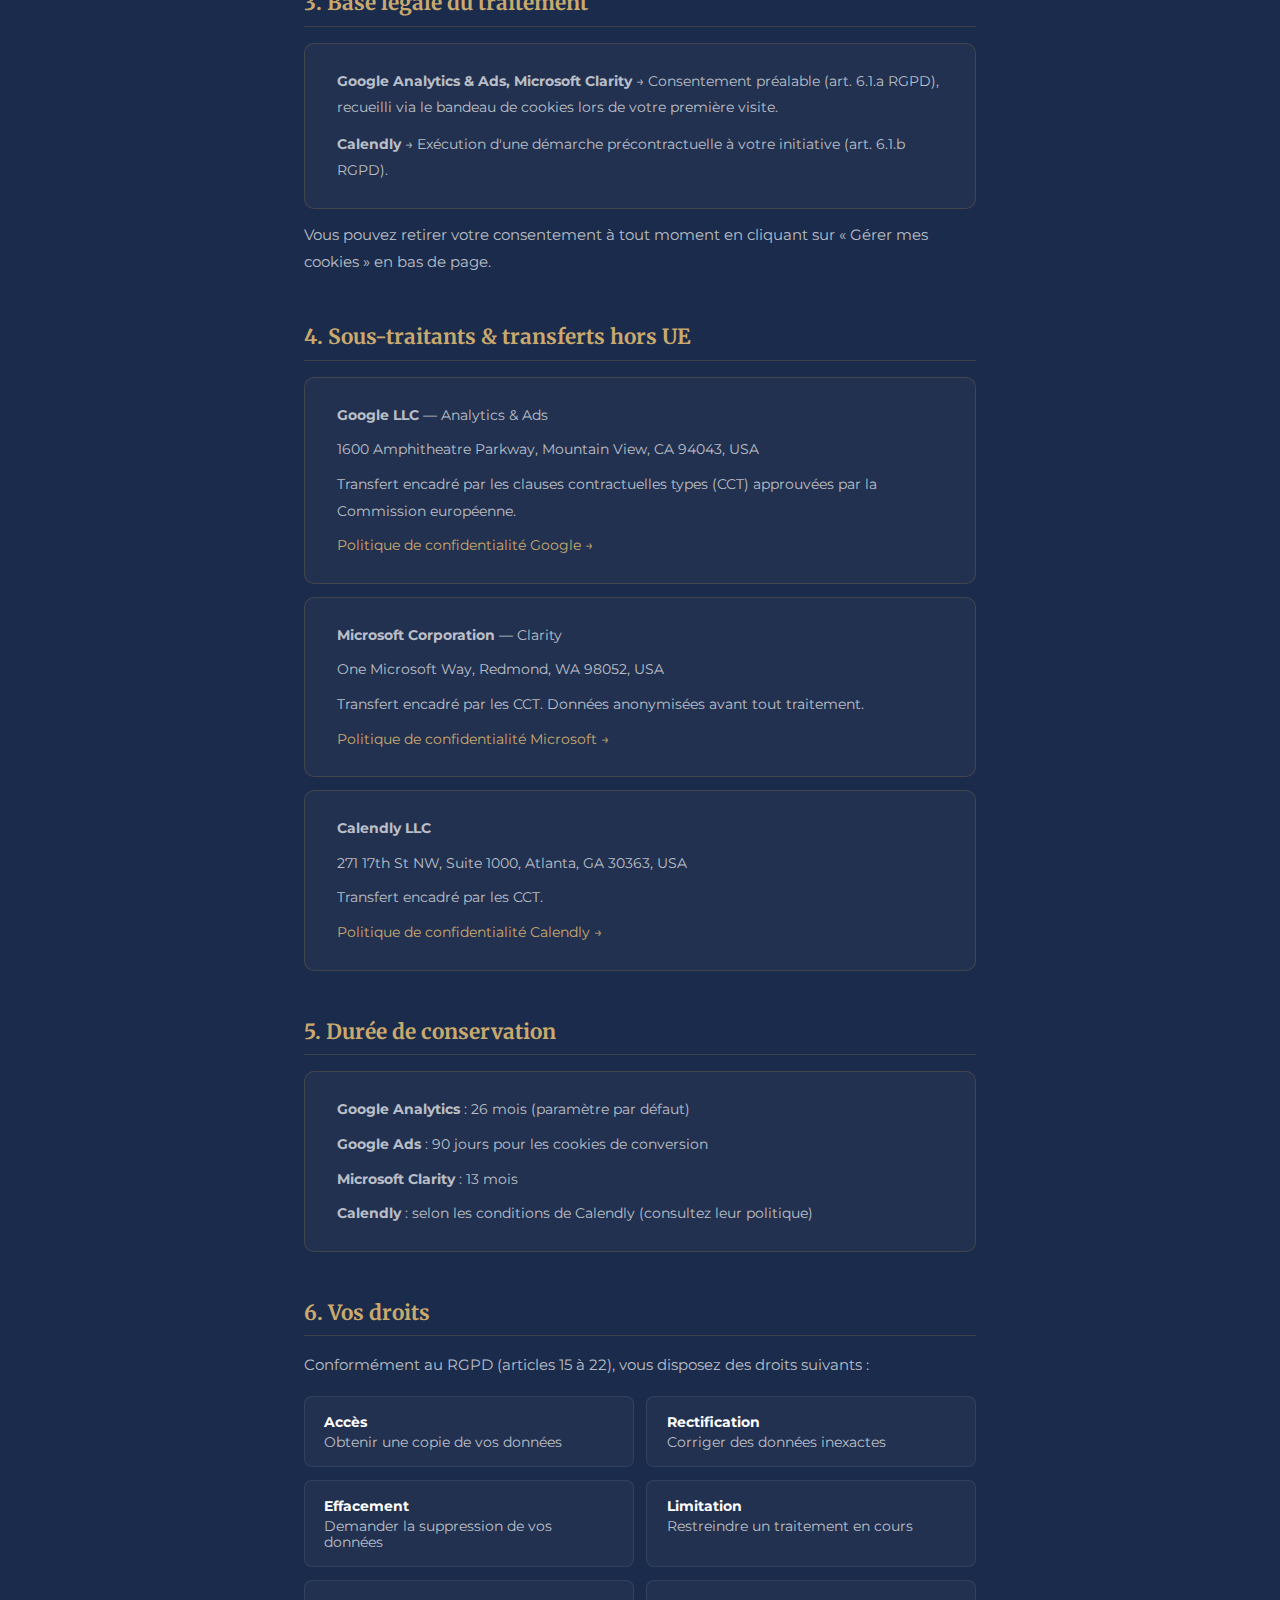
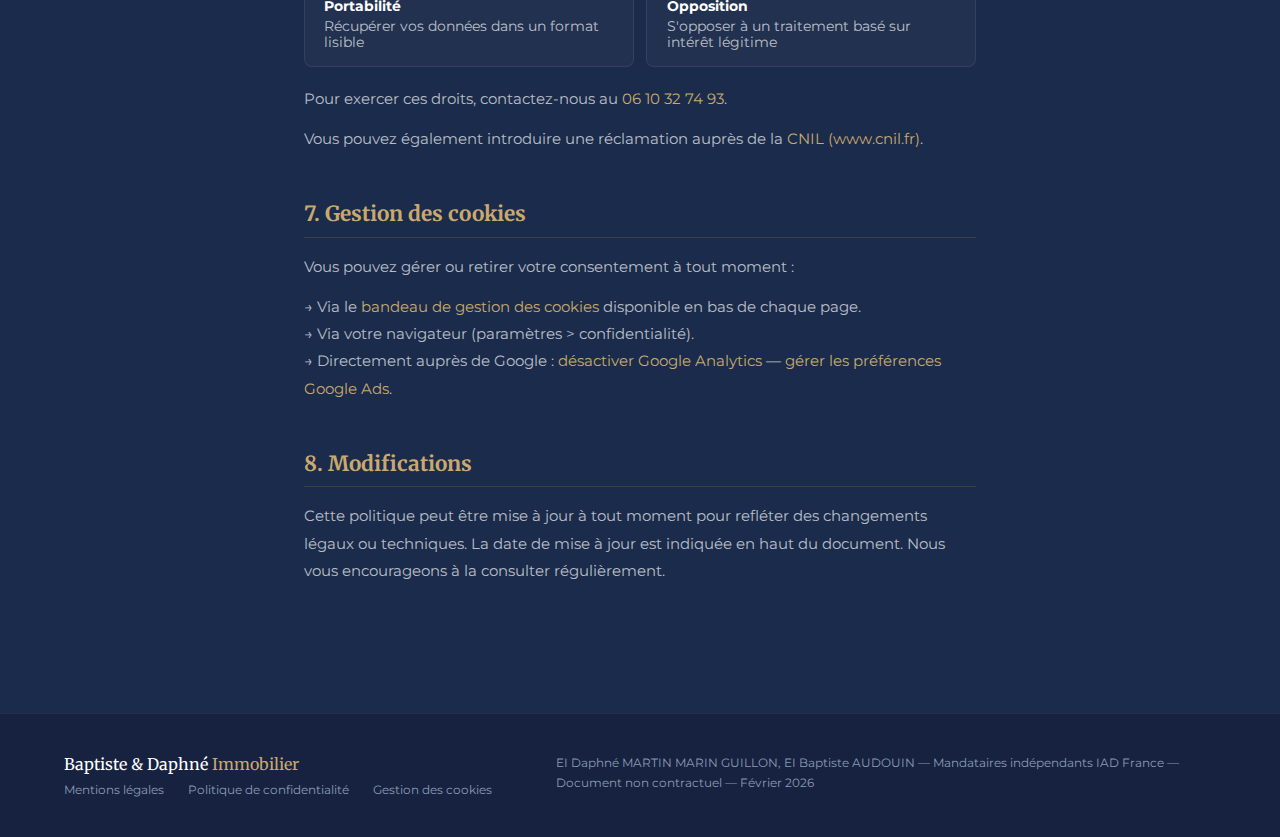
<file: politiquedeconfidentialite.html>
<!DOCTYPE html>
<html lang="fr">
<head>
  <meta charset="UTF-8" />
  <meta name="viewport" content="width=device-width, initial-scale=1.0" />
  <title>Politique de Confidentialité – Baptiste & Daphné Immobilier</title>
  <link rel="preconnect" href="https://fonts.googleapis.com" />
  <link rel="preconnect" href="https://fonts.gstatic.com" crossorigin />
  <link href="https://fonts.googleapis.com/css2?family=Merriweather:wght@700;900&family=Montserrat:wght@300;400;500;600&display=swap" rel="stylesheet" />
  <link rel="icon" href="/duonb.png" type="image/png">
  <style>
    :root {
      --navy:  #1B2B4B;
      --navy2: #162240;
      --gold:  #c9a96e;
      --white: #FFFFFF;
      --grey:  #8A9AB5;
    }
    *, *::before, *::after { box-sizing: border-box; margin: 0; padding: 0; }
    html { scroll-behavior: smooth; }
    body { font-family: 'Montserrat', sans-serif; background: var(--navy); color: var(--white); overflow-x: hidden; }

    nav {
      position: fixed; top: 0; left: 0; right: 0; z-index: 100;
      display: flex; align-items: center; justify-content: space-between;
      padding: 1.2rem 5%;
      background: rgba(27,43,75,0.94);
      backdrop-filter: blur(12px);
      border-bottom: 1px solid rgba(200,151,58,0.2);
    }
    .nav-logo { font-family: 'Merriweather', serif; font-size: 1.1rem; color: var(--white); letter-spacing: .04em; text-decoration: none; }
    .nav-logo span { color: var(--gold); }
    .nav-back { font-size: .85rem; color: rgba(255,255,255,.6); text-decoration: none; font-weight: 500; letter-spacing: .06em; text-transform: uppercase; transition: color .25s; }
    .nav-back:hover { color: var(--gold); }

    .page-hero {
      padding: 9rem 5% 4rem;
      background: var(--navy2);
      border-bottom: 1px solid rgba(200,151,58,.15);
      position: relative; overflow: hidden;
    }
    .page-hero::before {
      content: ''; position: absolute; inset: 0;
      background: radial-gradient(ellipse 60% 80% at 80% 50%, rgba(200,151,58,.06), transparent 70%);
      pointer-events: none;
    }
    .page-hero .eyebrow { font-size: .75rem; font-weight: 600; letter-spacing: .2em; text-transform: uppercase; color: var(--gold); display: block; margin-bottom: 1rem; }
    .page-hero h1 { font-family: 'Merriweather', serif; font-size: clamp(2rem, 4vw, 3rem); font-weight: 900; margin-bottom: .8rem; }
    .page-hero .date { font-size: .82rem; color: var(--grey); }

    .content { max-width: 800px; margin: 0 auto; padding: 5rem 5%; }

    .section-block { margin-bottom: 3rem; }
    .section-block h2 {
      font-family: 'Merriweather', serif; font-size: 1.3rem; font-weight: 700;
      color: var(--gold); margin-bottom: 1rem; padding-bottom: .6rem;
      border-bottom: 1px solid rgba(200,151,58,.2);
    }
    .section-block h3 { font-size: 1rem; font-weight: 600; color: var(--white); margin: 1.2rem 0 .6rem; }
    .section-block p { font-size: .92rem; color: rgba(255,255,255,.7); line-height: 1.85; margin-bottom: .8rem; }
    .section-block a { color: var(--gold); text-decoration: none; }
    .section-block a:hover { text-decoration: underline; }
    .info-card {
      background: rgba(255,255,255,.03); border: 1px solid rgba(200,151,58,.2);
      border-radius: 10px; padding: 1.5rem 2rem; margin: .8rem 0;
    }
    .info-card p { margin: 0; font-size: .9rem; }
    .info-card p + p { margin-top: .5rem; }
    .tag {
      display: inline-block; font-size: .72rem; font-weight: 600; letter-spacing: .1em;
      text-transform: uppercase; background: rgba(200,151,58,.15); color: var(--gold);
      border: 1px solid rgba(200,151,58,.3); border-radius: 4px; padding: .2rem .6rem;
      margin-bottom: .6rem;
    }
    .rights-grid { display: grid; grid-template-columns: 1fr 1fr; gap: .8rem; margin-top: 1rem; }
    .right-item { background: rgba(255,255,255,.03); border: 1px solid rgba(255,255,255,.08); border-radius: 8px; padding: 1rem 1.2rem; font-size: .87rem; color: rgba(255,255,255,.7); }
    .right-item strong { display: block; color: var(--white); margin-bottom: .2rem; font-size: .9rem; }

    @media (max-width: 600px) {
      .rights-grid { grid-template-columns: 1fr; }
      .content { padding: 3rem 5%; }
    }

    footer { background: var(--navy2); border-top: 1px solid rgba(255,255,255,.06); padding: 2.5rem 5%; display: flex; align-items: flex-start; justify-content: space-between; flex-wrap: wrap; gap: 1.5rem; }
    .footer-logo { font-family: 'Merriweather', serif; font-size: 1rem; white-space: nowrap; }
    .footer-logo span { color: var(--gold); }
    footer p { font-size: .73rem; color: var(--grey); max-width: 660px; line-height: 1.7; }
    .footer-links { display: flex; gap: 1.5rem; flex-wrap: wrap; margin-top: .5rem; }
    .footer-links a { font-size: .75rem; color: var(--grey); text-decoration: none; transition: color .2s; }
    .footer-links a:hover { color: var(--gold); }
  </style>
</head>
<body>

<nav>
  <a href="index.html" class="nav-logo">Baptiste &amp; Daphné <span>Immobilier</span></a>
  <a href="index.html" class="nav-back">← Retour au site</a>
</nav>

<div class="page-hero">
  <span class="eyebrow">RGPD & Données personnelles</span>
  <h1>Politique de Confidentialité</h1>
  <span class="date">Dernière mise à jour : février 2026</span>
</div>

<div class="content">

  <div class="section-block">
    <h2>1. Responsable du traitement</h2>
    <p>Les responsables du traitement des données personnelles collectées via ce site sont :</p>
    <div class="info-card">
      <p><strong>Baptiste AUDOUIN</strong> &amp; <strong>Daphné MARTIN MARIN GUILLON</strong></p>
      <p>Mandataires indépendants IAD France — RSAC Chambéry</p>
      <p>Contact : <a href="tel:0610327493">06 10 32 74 93</a></p>
    </div>
  </div>

  <div class="section-block">
    <h2>2. Données collectées et finalités</h2>

    <h3>📊 Google Analytics 4</h3>
    <span class="tag">Mesure d'audience</span>
    <p>Google Analytics collecte automatiquement des données de navigation : adresse IP anonymisée, pages visitées, durée de session, type de navigateur et d'appareil, pays d'origine.</p>
    <p>Ces données servent uniquement à analyser l'audience du site afin d'en améliorer le contenu et l'expérience utilisateur. Aucune donnée permettant de vous identifier personnellement n'est conservée.</p>

    <h3>📣 Google Ads</h3>
    <span class="tag">Publicité & conversion</span>
    <p>Google Ads utilise des cookies publicitaires pour mesurer l'efficacité des campagnes et vous proposer des annonces pertinentes. Les données collectées peuvent inclure vos interactions avec les publicités et votre parcours de navigation.</p>

    <h3>🎥 Microsoft Clarity</h3>
    <span class="tag">Analyse comportementale</span>
    <p>Microsoft Clarity enregistre les sessions de navigation (mouvements de souris, clics, scrolls) sous forme de heatmaps et de replays anonymisés. Ces données nous aident à améliorer l'ergonomie du site. Aucune donnée personnelle identifiable n'est transmise.</p>

    <h3>📅 Calendly</h3>
    <span class="tag">Prise de rendez-vous</span>
    <p>Lorsque vous réservez un rendez-vous via le widget Calendly intégré à ce site, les données que vous saisissez (nom, adresse email, éventuellement téléphone) sont transmises directement à Calendly et traitées selon leur propre politique de confidentialité.</p>
    <p>Nous ne stockons pas ces données sur nos propres serveurs. Nous y accédons uniquement via l'interface Calendly pour gérer vos rendez-vous.</p>
  </div>

  <div class="section-block">
    <h2>3. Base légale du traitement</h2>
    <div class="info-card">
      <p><strong>Google Analytics & Ads, Microsoft Clarity</strong> → Consentement préalable (art. 6.1.a RGPD), recueilli via le bandeau de cookies lors de votre première visite.</p>
      <p style="margin-top:.6rem"><strong>Calendly</strong> → Exécution d'une démarche précontractuelle à votre initiative (art. 6.1.b RGPD).</p>
    </div>
    <p>Vous pouvez retirer votre consentement à tout moment en cliquant sur « Gérer mes cookies » en bas de page.</p>
  </div>

  <div class="section-block">
    <h2>4. Sous-traitants & transferts hors UE</h2>

    <div class="info-card">
      <p><strong>Google LLC</strong> — Analytics &amp; Ads</p>
      <p>1600 Amphitheatre Parkway, Mountain View, CA 94043, USA</p>
      <p>Transfert encadré par les clauses contractuelles types (CCT) approuvées par la Commission européenne.</p>
      <p><a href="https://policies.google.com/privacy" target="_blank">Politique de confidentialité Google →</a></p>
    </div>

    <div class="info-card" style="margin-top:.8rem">
      <p><strong>Microsoft Corporation</strong> — Clarity</p>
      <p>One Microsoft Way, Redmond, WA 98052, USA</p>
      <p>Transfert encadré par les CCT. Données anonymisées avant tout traitement.</p>
      <p><a href="https://privacy.microsoft.com/fr-fr/privacystatement" target="_blank">Politique de confidentialité Microsoft →</a></p>
    </div>

    <div class="info-card" style="margin-top:.8rem">
      <p><strong>Calendly LLC</strong></p>
      <p>271 17th St NW, Suite 1000, Atlanta, GA 30363, USA</p>
      <p>Transfert encadré par les CCT.</p>
      <p><a href="https://calendly.com/privacy" target="_blank">Politique de confidentialité Calendly →</a></p>
    </div>
  </div>

  <div class="section-block">
    <h2>5. Durée de conservation</h2>
    <div class="info-card">
      <p><strong>Google Analytics</strong> : 26 mois (paramètre par défaut)</p>
      <p><strong>Google Ads</strong> : 90 jours pour les cookies de conversion</p>
      <p><strong>Microsoft Clarity</strong> : 13 mois</p>
      <p><strong>Calendly</strong> : selon les conditions de Calendly (consultez leur politique)</p>
    </div>
  </div>

  <div class="section-block">
    <h2>6. Vos droits</h2>
    <p>Conformément au RGPD (articles 15 à 22), vous disposez des droits suivants :</p>
    <div class="rights-grid">
      <div class="right-item"><strong>Accès</strong>Obtenir une copie de vos données</div>
      <div class="right-item"><strong>Rectification</strong>Corriger des données inexactes</div>
      <div class="right-item"><strong>Effacement</strong>Demander la suppression de vos données</div>
      <div class="right-item"><strong>Limitation</strong>Restreindre un traitement en cours</div>
      <div class="right-item"><strong>Portabilité</strong>Récupérer vos données dans un format lisible</div>
      <div class="right-item"><strong>Opposition</strong>S'opposer à un traitement basé sur intérêt légitime</div>
    </div>
    <p style="margin-top:1.2rem">Pour exercer ces droits, contactez-nous au <a href="tel:0610327493">06 10 32 74 93</a>.</p>
    <p>Vous pouvez également introduire une réclamation auprès de la <a href="https://www.cnil.fr" target="_blank">CNIL (www.cnil.fr)</a>.</p>
  </div>

  <div class="section-block">
    <h2>7. Gestion des cookies</h2>
    <p>Vous pouvez gérer ou retirer votre consentement à tout moment :</p>
    <p>→ Via le <a href="cookies.html">bandeau de gestion des cookies</a> disponible en bas de chaque page.<br/>
    → Via votre navigateur (paramètres > confidentialité).<br/>
    → Directement auprès de Google : <a href="https://tools.google.com/dlpage/gaoptout" target="_blank">désactiver Google Analytics</a> — <a href="https://adssettings.google.com" target="_blank">gérer les préférences Google Ads</a>.</p>
  </div>

  <div class="section-block">
    <h2>8. Modifications</h2>
    <p>Cette politique peut être mise à jour à tout moment pour refléter des changements légaux ou techniques. La date de mise à jour est indiquée en haut du document. Nous vous encourageons à la consulter régulièrement.</p>
  </div>

</div>

<footer>
  <div>
    <div class="footer-logo">Baptiste &amp; Daphné <span>Immobilier</span></div>
    <div class="footer-links">
       <a href="mentionslegales.html">Mentions légales</a>
      <a href="politiquedeconfidentialite.html">Politique de confidentialité</a>
      <a href="gestiondescookies.html">Gestion des cookies</a>
    </div>
  </div>
  <p>EI Daphné MARTIN MARIN GUILLON, EI Baptiste AUDOUIN — Mandataires indépendants IAD France — Document non contractuel — Février 2026</p>
</footer>

</body>
</html>
</file>
<file: CSS.css>
/index.html
/style.css
/images/duonb.png
.duo-photo-placeholder {
  width: 190px;
  height: 210px;
  border-radius: 12px;
  margin: 0 auto 1.5rem;
  overflow: hidden;
  border: 1px solid rgba(200,151,58,.3);
}

.duo-photo-placeholder img {
  width: 100%;
  height: 100%;
  object-fit: cover;
  display: block;
}

.about-photo {
  width: 100%;
  aspect-ratio: 4/5;
  border-radius: 16px;
  overflow: hidden;
}
a.about-badge { 
  text-decoration: none; 
  transition: opacity .2s, transform .2s;
}
a.about-badge:hover { 
  opacity: .85; 
  transform: translateY(-2px); 
}

.about-photo img {
  width: 100%;
  height: 100%;
  object-fit: cover;
  display: block;
}
.calendly-wrapper { 
  max-width: 900px; margin: 0 auto; border-radius: 16px; 
  overflow: hidden; border: 1px solid rgba(200,151,58,.2); 
  background: rgba(255,255,255,.02);
  height: 650px;
}
.calendly-inline-widget { 
  width: 100%;
  height: 650px !important;
}
</file>
